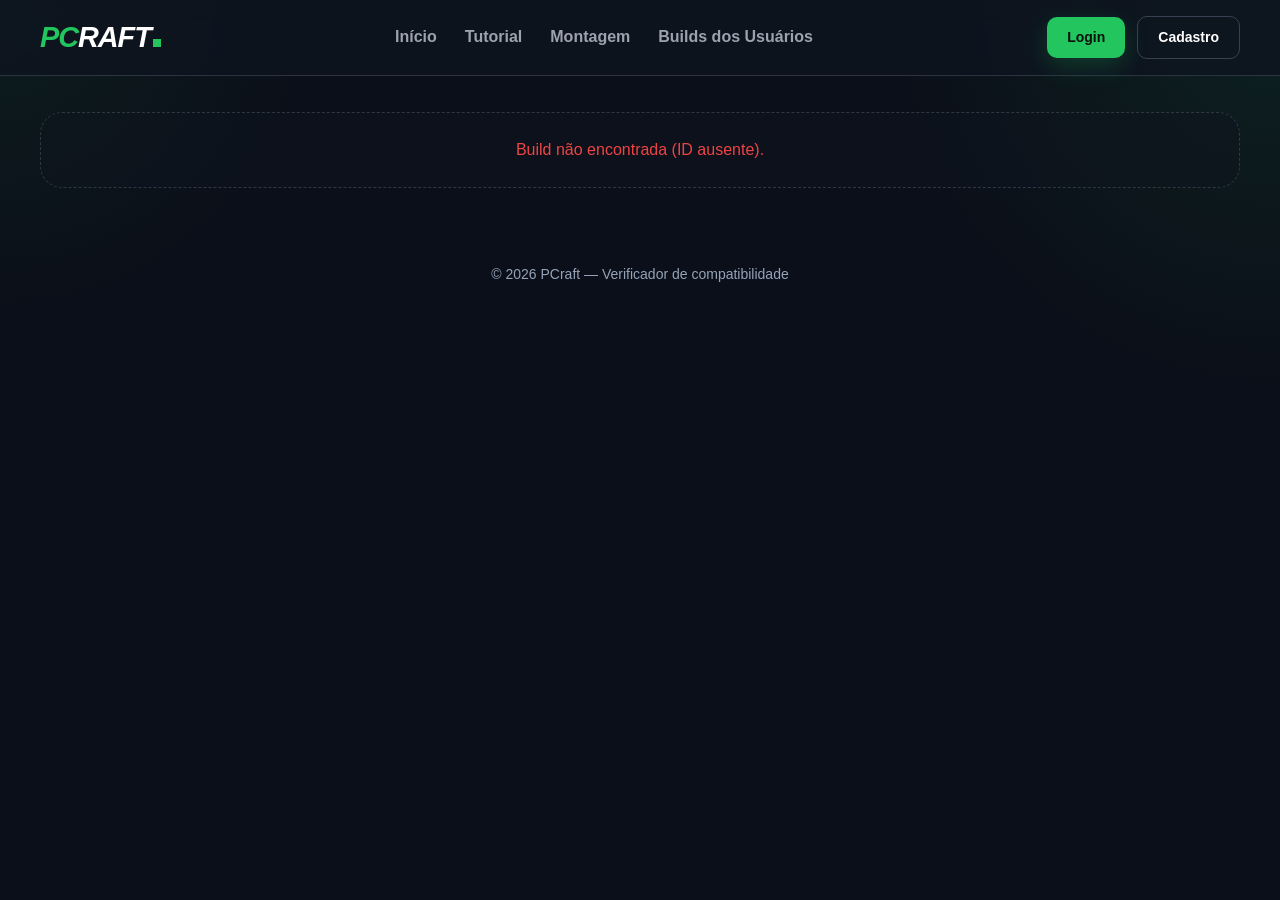
<file: PCraft.Core/PCraft.Core/wwwroot/BuildDetalhe/index.html>
﻿<!DOCTYPE html>
<html lang="pt-BR">

<head>
    <meta charset="UTF-8">
    <meta name="viewport" content="width=device-width, initial-scale=1.0">
    <title>PCraft - Detalhes da Build</title>
    <link rel="stylesheet" href="../Builds/builds.css">
    <link rel="stylesheet" href="buildDetalhe.css">
    <link rel="icon" href="../assets/logo.png" type="image/png">
</head>

<body data-pcraft-page="build-detalhe">
    <nav class="navbar">
        <div class="container nav-content">
            <a href="../Home page/index.html" class="logo"><span class="logo-c">PC</span>RAFT<span class="logo-dot"></span></a>

            <ul class="nav-links">
                <li><a href="../Home page/index.html">Início</a></li>
                <li><a href="../Tutorial/index.html">Tutorial</a></li>
                <li><a href="../Montagem/index.html">Montagem</a></li>
                <li><a href="../Builds/BuildsUsuarios.html">Builds dos Usuários</a></li>
                <li data-pcraft-user-only hidden><a href="../Builds/MinhasBuilds.html">Minhas Builds</a></li>
                <li data-pcraft-admin-only hidden><a href="../Adm/Adm.html">Painel Admin</a></li>
            </ul>

            <div class="nav-actions"></div>
        </div>
    </nav>

    <main class="main-content">
        <div class="container" id="build-detail-wrapper">
            <div id="loading-detail" class="loading-state">Carregando detalhes da build...</div>

            <div id="build-detail-content" style="display: none;">
                <div class="build-detail-header">
                    <div class="build-detail-header-info">
                        <h1 id="detail-title">PC montado (Build)</h1>
                        <p class="build-meta" id="detail-meta"></p>
                        <div id="detail-tags" style="margin-top: 8px;"></div>
                    </div>
                    <div class="build-actions-top">
                        <button class="btn-action btn-action--ghost" id="btn-share">Compartilhar</button>
                    </div>
                </div>

                <div id="detail-description-container" class="build-description-container" style="display: none;">
                    <h3>Sobre a Build</h3>
                    <p id="detail-description-text"></p>
                </div>

                <div class="table-container">
                    <table class="build-components-table">
                        <thead>
                            <tr>
                                <th>Peça</th>
                                <th>Selecionado</th>
                                <th>Ação</th>
                            </tr>
                        </thead>
                        <tbody id="detail-components">
                            <!-- Injected via JS -->
                        </tbody>
                    </table>
                </div>

                <div class="build-detail-footer-info">
                    <h2>A melhor ferramenta para montar computadores</h2>
                    <p class="subtitle">Monte seu PC — gamer ou profissional — com tudo compatível e sem complicação</p>

                    <div class="info-section">
                        <h3>Várias peças disponíveis</h3>
                        <p>Novos componentes são adicionados constantemente — você tem liberdade total para montar o PC
                            do seu jeito.</p>
                    </div>

                    <div class="info-section">
                        <h3>Tudo compatível</h3>
                        <p>Nossa ferramenta verifica automaticamente a compatibilidade entre as peças. Evite erros e
                            dores de cabeça — montar seu PC nunca foi tão fácil e seguro.</p>
                    </div>

                    <div class="info-section">
                        <h3>Montar PC ficou fácil pra qualquer um</h3>
                        <p>Nosso site é acessado todos os dias por pessoas decididas a montar ou dar um upgrade no seu
                            computador — seja para jogos, trabalho, estudos ou atualizações pontuais.</p>
                    </div>
                </div>
            </div>
        </div>
    </main>

    <div id="toast-message" class="toast-message" aria-live="polite"></div>

        <footer class="footer">
        <div class="container">
            <p>&copy; 2026 PCraft — Verificador de compatibilidade</p>
        </div>
    </footer>
    <script src="../Autenticacao/auth.js"></script>
    <script src="buildDetalhe.js"></script>
</body>

</html>
</file>
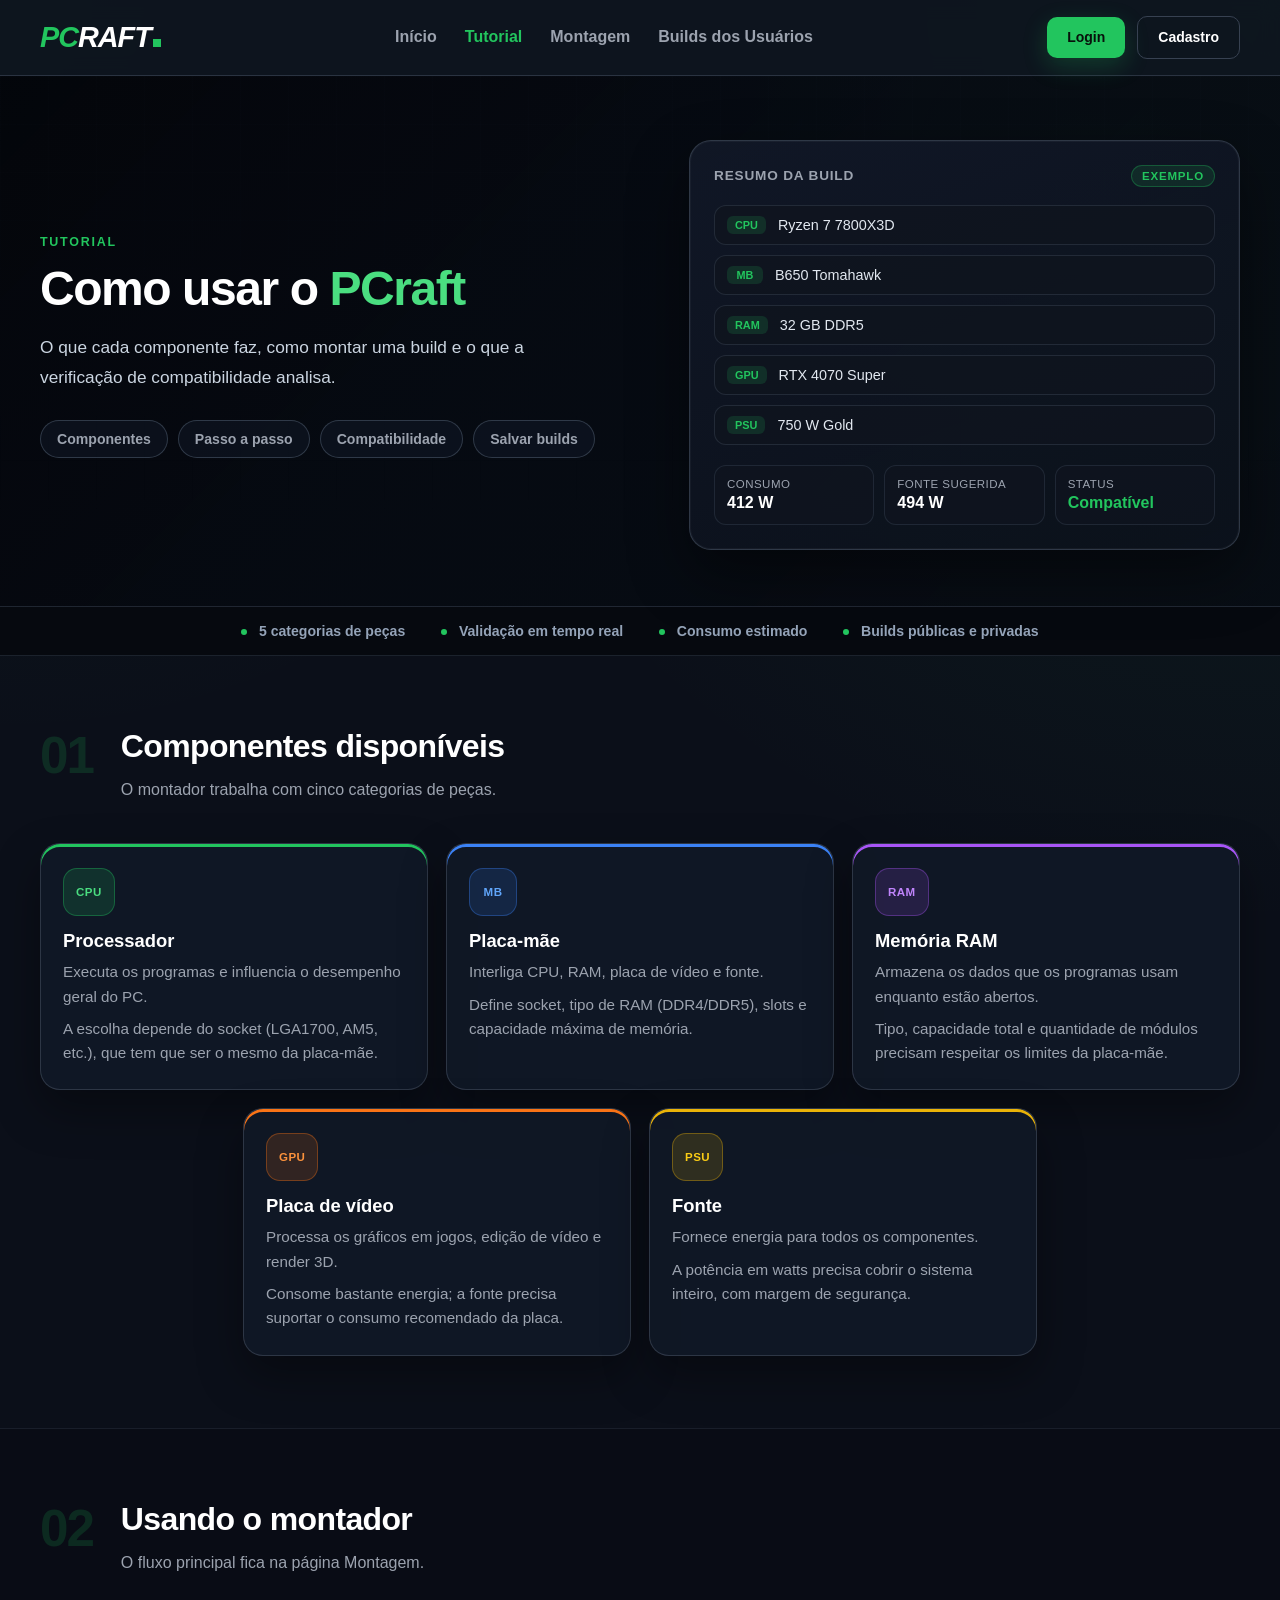
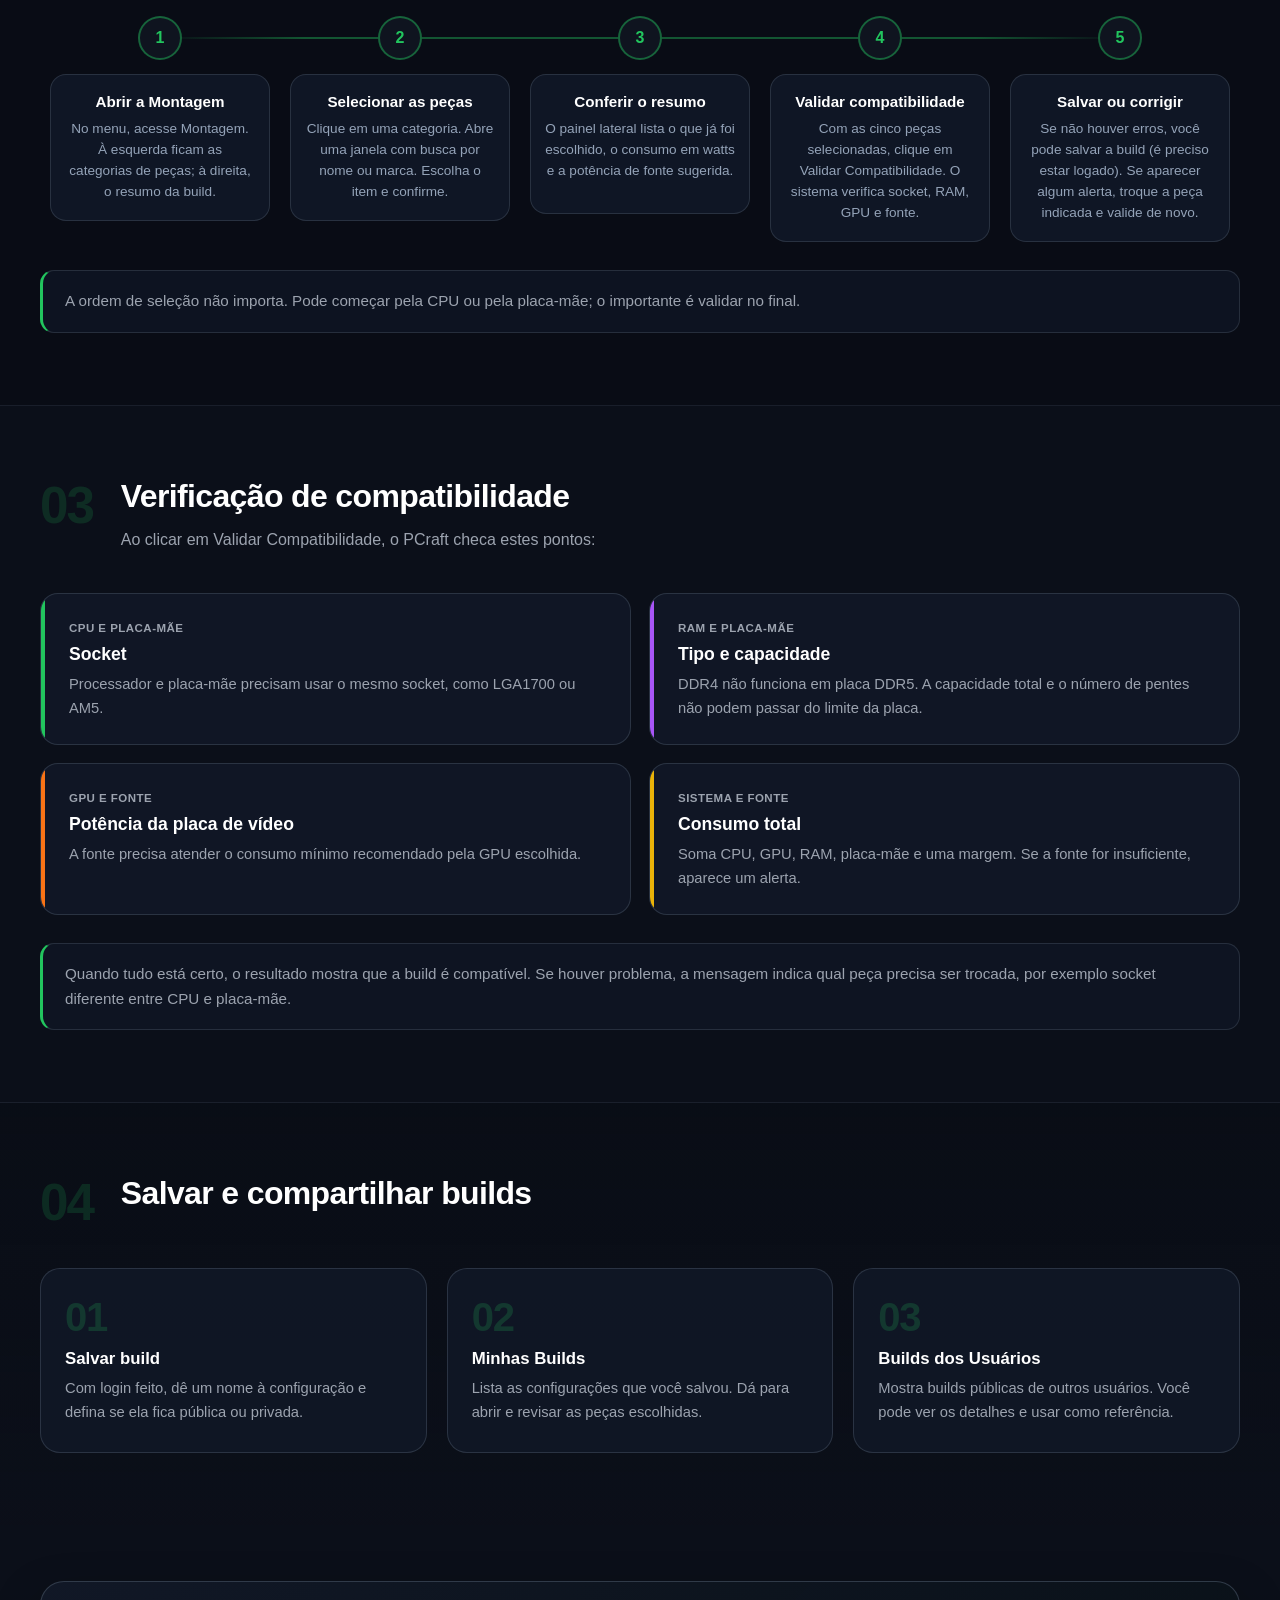
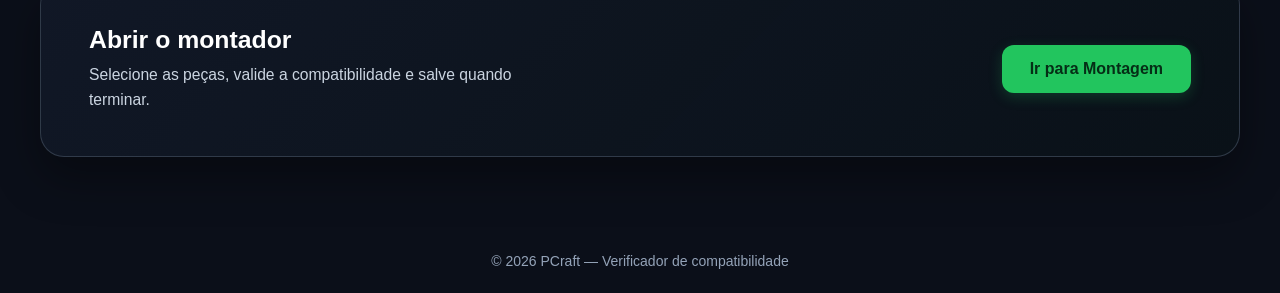
<file: PCraft.Core/PCraft.Core/wwwroot/Tutorial/index.html>
<!DOCTYPE html>
<html lang="pt-BR">

<head>
    <meta charset="UTF-8">
    <meta name="viewport" content="width=device-width, initial-scale=1.0">
    <title>PCraft - Tutorial</title>
    <link rel="stylesheet" href="../Builds/builds.css">
    <link rel="stylesheet" href="tutorial.css">
    <link rel="icon" href="../assets/logo.png" type="image/png">
</head>

<body data-pcraft-page="tutorial">

    <nav class="navbar">
        <div class="container nav-content">
            <a href="../Home page/index.html" class="logo"><span class="logo-c">PC</span>RAFT<span class="logo-dot"></span></a>

            <ul class="nav-links">
                <li><a href="../Home page/index.html">Início</a></li>
                <li><a href="index.html" class="active">Tutorial</a></li>
                <li><a href="../Montagem/index.html">Montagem</a></li>
                <li><a href="../Builds/BuildsUsuarios.html">Builds dos Usuários</a></li>
                <li data-pcraft-user-only hidden><a href="../Builds/MinhasBuilds.html">Minhas Builds</a></li>
                <li data-pcraft-admin-only hidden><a href="../Adm/Adm.html">Painel Admin</a></li>
            </ul>

            <div class="nav-actions"></div>
        </div>
    </nav>

    <main class="tutorial-main">
        <section class="tut-hero">
            <div class="container tut-hero-grid">
                <div class="tut-hero-copy">
                    <span class="tut-label">Tutorial</span>
                    <h1>Como usar o <span class="tut-highlight">PCraft</span></h1>
                    <p class="tut-lead">
                        O que cada componente faz, como montar uma build
                        e o que a verificação de compatibilidade analisa.
                    </p>
                    <nav class="tut-jump" aria-label="Ir para seção">
                        <a href="#componentes">Componentes</a>
                        <a href="#passos">Passo a passo</a>
                        <a href="#compatibilidade">Compatibilidade</a>
                        <a href="#builds">Salvar builds</a>
                    </nav>
                </div>

                <aside class="tut-hero-panel" aria-hidden="true">
                    <div class="tut-panel-head">
                        <span>Resumo da build</span>
                        <span class="tut-panel-badge">Exemplo</span>
                    </div>
                    <ul class="tut-panel-list">
                        <li><span class="tut-panel-tag">CPU</span> Ryzen 7 7800X3D</li>
                        <li><span class="tut-panel-tag">MB</span> B650 Tomahawk</li>
                        <li><span class="tut-panel-tag">RAM</span> 32 GB DDR5</li>
                        <li><span class="tut-panel-tag">GPU</span> RTX 4070 Super</li>
                        <li><span class="tut-panel-tag">PSU</span> 750 W Gold</li>
                    </ul>
                    <div class="tut-panel-stats">
                        <div>
                            <small>Consumo</small>
                            <strong>412 W</strong>
                        </div>
                        <div>
                            <small>Fonte sugerida</small>
                            <strong>494 W</strong>
                        </div>
                        <div class="tut-panel-ok">
                            <small>Status</small>
                            <strong>Compatível</strong>
                        </div>
                    </div>
                </aside>
            </div>
        </section>

        <div class="tut-strip">
            <div class="container tut-strip-inner">
                <span>5 categorias de peças</span>
                <span>Validação em tempo real</span>
                <span>Consumo estimado</span>
                <span>Builds públicas e privadas</span>
            </div>
        </div>

        <section class="tut-section" id="componentes">
            <div class="container">
                <header class="tut-section-head">
                    <span class="tut-section-num">01</span>
                    <div class="tut-section-head-body">
                        <h2>Componentes disponíveis</h2>
                        <p class="tut-desc">
                            O montador trabalha com cinco categorias de peças.
                        </p>
                    </div>
                </header>

                <div class="tut-components-grid">
                    <article class="tut-comp-card tut-comp-card--cpu">
                        <span class="tut-comp-icon">CPU</span>
                        <h3>Processador</h3>
                        <p>Executa os programas e influencia o desempenho geral do PC.</p>
                        <p class="tut-comp-extra">A escolha depende do socket (LGA1700, AM5, etc.), que tem que ser o mesmo da placa-mãe.</p>
                    </article>

                    <article class="tut-comp-card tut-comp-card--mb">
                        <span class="tut-comp-icon">MB</span>
                        <h3>Placa-mãe</h3>
                        <p>Interliga CPU, RAM, placa de vídeo e fonte.</p>
                        <p class="tut-comp-extra">Define socket, tipo de RAM (DDR4/DDR5), slots e capacidade máxima de memória.</p>
                    </article>

                    <article class="tut-comp-card tut-comp-card--ram">
                        <span class="tut-comp-icon">RAM</span>
                        <h3>Memória RAM</h3>
                        <p>Armazena os dados que os programas usam enquanto estão abertos.</p>
                        <p class="tut-comp-extra">Tipo, capacidade total e quantidade de módulos precisam respeitar os limites da placa-mãe.</p>
                    </article>

                    <article class="tut-comp-card tut-comp-card--gpu">
                        <span class="tut-comp-icon">GPU</span>
                        <h3>Placa de vídeo</h3>
                        <p>Processa os gráficos em jogos, edição de vídeo e render 3D.</p>
                        <p class="tut-comp-extra">Consome bastante energia; a fonte precisa suportar o consumo recomendado da placa.</p>
                    </article>

                    <article class="tut-comp-card tut-comp-card--psu">
                        <span class="tut-comp-icon">PSU</span>
                        <h3>Fonte</h3>
                        <p>Fornece energia para todos os componentes.</p>
                        <p class="tut-comp-extra">A potência em watts precisa cobrir o sistema inteiro, com margem de segurança.</p>
                    </article>
                </div>
            </div>
        </section>

        <section class="tut-section tut-section--steps" id="passos">
            <div class="container">
                <header class="tut-section-head">
                    <span class="tut-section-num">02</span>
                    <div class="tut-section-head-body">
                        <h2>Usando o montador</h2>
                        <p class="tut-desc">O fluxo principal fica na página Montagem.</p>
                    </div>
                </header>

                <ol class="tut-steps">
                    <li class="tut-step">
                        <span class="tut-step-num">1</span>
                        <div>
                            <h3>Abrir a Montagem</h3>
                            <p>No menu, acesse Montagem. À esquerda ficam as categorias de peças; à direita, o resumo da build.</p>
                        </div>
                    </li>
                    <li class="tut-step">
                        <span class="tut-step-num">2</span>
                        <div>
                            <h3>Selecionar as peças</h3>
                            <p>Clique em uma categoria. Abre uma janela com busca por nome ou marca. Escolha o item e confirme.</p>
                        </div>
                    </li>
                    <li class="tut-step">
                        <span class="tut-step-num">3</span>
                        <div>
                            <h3>Conferir o resumo</h3>
                            <p>O painel lateral lista o que já foi escolhido, o consumo em watts e a potência de fonte sugerida.</p>
                        </div>
                    </li>
                    <li class="tut-step">
                        <span class="tut-step-num">4</span>
                        <div>
                            <h3>Validar compatibilidade</h3>
                            <p>Com as cinco peças selecionadas, clique em Validar Compatibilidade. O sistema verifica socket, RAM, GPU e fonte.</p>
                        </div>
                    </li>
                    <li class="tut-step">
                        <span class="tut-step-num">5</span>
                        <div>
                            <h3>Salvar ou corrigir</h3>
                            <p>Se não houver erros, você pode salvar a build (é preciso estar logado). Se aparecer algum alerta, troque a peça indicada e valide de novo.</p>
                        </div>
                    </li>
                </ol>

                <p class="tut-note">
                    A ordem de seleção não importa. Pode começar pela CPU ou pela placa-mãe; o importante é validar no final.
                </p>
            </div>
        </section>

        <section class="tut-section tut-section--checks" id="compatibilidade">
            <div class="container">
                <header class="tut-section-head">
                    <span class="tut-section-num">03</span>
                    <div class="tut-section-head-body">
                        <h2>Verificação de compatibilidade</h2>
                        <p class="tut-desc">Ao clicar em Validar Compatibilidade, o PCraft checa estes pontos:</p>
                    </div>
                </header>

                <div class="tut-check-grid">
                    <div class="tut-check-card tut-check-card--socket">
                        <span class="tut-check-tag">CPU e placa-mãe</span>
                        <h3>Socket</h3>
                        <p>Processador e placa-mãe precisam usar o mesmo socket, como LGA1700 ou AM5.</p>
                    </div>
                    <div class="tut-check-card tut-check-card--ram">
                        <span class="tut-check-tag">RAM e placa-mãe</span>
                        <h3>Tipo e capacidade</h3>
                        <p>DDR4 não funciona em placa DDR5. A capacidade total e o número de pentes não podem passar do limite da placa.</p>
                    </div>
                    <div class="tut-check-card tut-check-card--gpu">
                        <span class="tut-check-tag">GPU e fonte</span>
                        <h3>Potência da placa de vídeo</h3>
                        <p>A fonte precisa atender o consumo mínimo recomendado pela GPU escolhida.</p>
                    </div>
                    <div class="tut-check-card tut-check-card--psu">
                        <span class="tut-check-tag">Sistema e fonte</span>
                        <h3>Consumo total</h3>
                        <p>Soma CPU, GPU, RAM, placa-mãe e uma margem. Se a fonte for insuficiente, aparece um alerta.</p>
                    </div>
                </div>

                <p class="tut-note">
                    Quando tudo está certo, o resultado mostra que a build é compatível. Se houver problema,
                    a mensagem indica qual peça precisa ser trocada, por exemplo socket diferente entre CPU e placa-mãe.
                </p>
            </div>
        </section>

        <section class="tut-section tut-section--builds" id="builds">
            <div class="container">
                <header class="tut-section-head">
                    <span class="tut-section-num">04</span>
                    <div class="tut-section-head-body">
                        <h2>Salvar e compartilhar builds</h2>
                    </div>
                </header>

                <div class="tut-feature-grid">
                    <div class="tut-feature">
                        <span class="tut-feature-num">01</span>
                        <h3>Salvar build</h3>
                        <p>Com login feito, dê um nome à configuração e defina se ela fica pública ou privada.</p>
                    </div>
                    <div class="tut-feature">
                        <span class="tut-feature-num">02</span>
                        <h3>Minhas Builds</h3>
                        <p>Lista as configurações que você salvou. Dá para abrir e revisar as peças escolhidas.</p>
                    </div>
                    <div class="tut-feature">
                        <span class="tut-feature-num">03</span>
                        <h3>Builds dos Usuários</h3>
                        <p>Mostra builds públicas de outros usuários. Você pode ver os detalhes e usar como referência.</p>
                    </div>
                </div>
            </div>
        </section>

        <section class="tut-cta">
            <div class="container">
                <div class="tut-cta-inner">
                    <div>
                        <h2>Abrir o montador</h2>
                        <p>Selecione as peças, valide a compatibilidade e salve quando terminar.</p>
                    </div>
                    <a href="../Montagem/index.html" class="tut-btn tut-btn--primary">Ir para Montagem</a>
                </div>
            </div>
        </section>
    </main>

    <footer class="footer">
        <div class="container">
            <p>&copy; 2026 PCraft — Verificador de compatibilidade</p>
        </div>
    </footer>

    <script src="../Autenticacao/auth.js"></script>
</body>

</html>
</file>
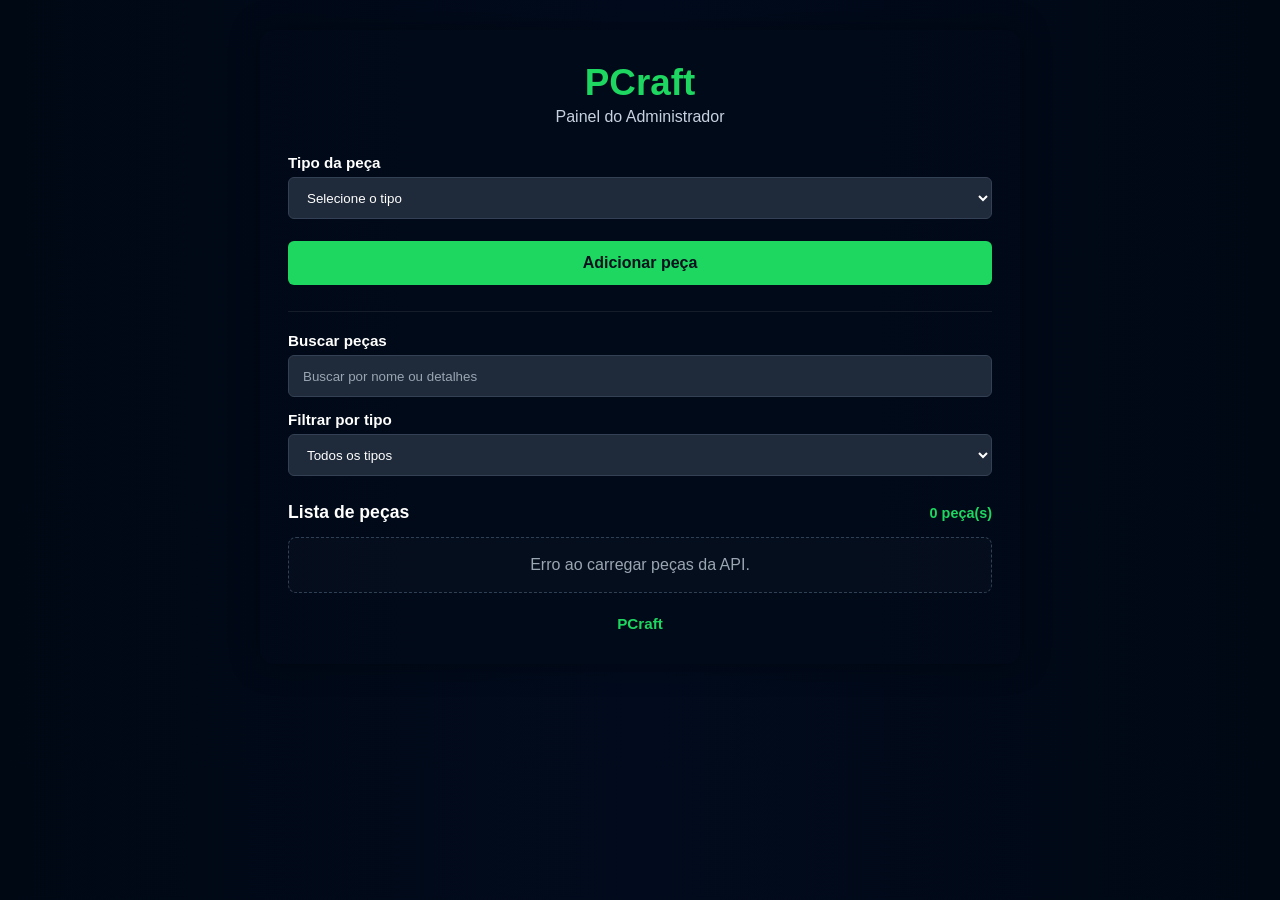
<file: PCraft.Core/PCraft.Core/wwwadm/Adm.html>
<!DOCTYPE html>
<html lang="pt-BR">
<head>
  <meta charset="UTF-8" />
  <meta name="viewport" content="width=device-width, initial-scale=1.0" />
  <title>PCraft - Painel do Administrador</title>
  <link rel="stylesheet" href="Adm.css" />
</head>
<body>
  <div class="page-wrapper">
    <div class="card">
      <h1 class="logo">PCraft</h1>
      <p class="subtitle">Painel do Administrador</p>

      <form id="pecaForm" class="form">
        <div class="form-group">
          <label for="tipo">Tipo da peça</label>
          <select id="tipo" required>
            <option value="">Selecione o tipo</option>
            <option value="GPU">Placa de Vídeo</option>
            <option value="RAM">Memória RAM</option>
            <option value="CPU">Processador</option>
            <option value="Motherboard">Placa-mãe</option>
            <option value="PSU">Fonte</option>
          </select>
        </div>

        <div id="camposDinamicos"></div>

        <button type="submit" class="btn-primary">Adicionar peça</button>
      </form>

      <div class="toolbar">
        <div class="form-group">
          <label for="busca">Buscar peças</label>
          <input type="text" id="busca" placeholder="Buscar por nome ou detalhes" />
        </div>

        <div class="form-group">
          <label for="filtroTipo">Filtrar por tipo</label>
          <select id="filtroTipo">
            <option value="">Todos os tipos</option>
            <option value="Placa de Vídeo">Placa de Vídeo</option>
            <option value="Memória RAM">Memória RAM</option>
            <option value="Processador">Processador</option>
            <option value="Placa-mãe">Placa-mãe</option>
            <option value="Fonte">Fonte</option>
          </select>
        </div>
      </div>

      <div class="list-header">
        <h2>Lista de peças</h2>
        <span id="totalPecas">0 peça(s)</span>
      </div>

      <div id="listaPecas" class="pecas-list"></div>

      <p class="footer-text">
        PCraft
      </p>
    </div>
  </div>

  <script src="Adm.js"></script>
</body>
</html>
</file>
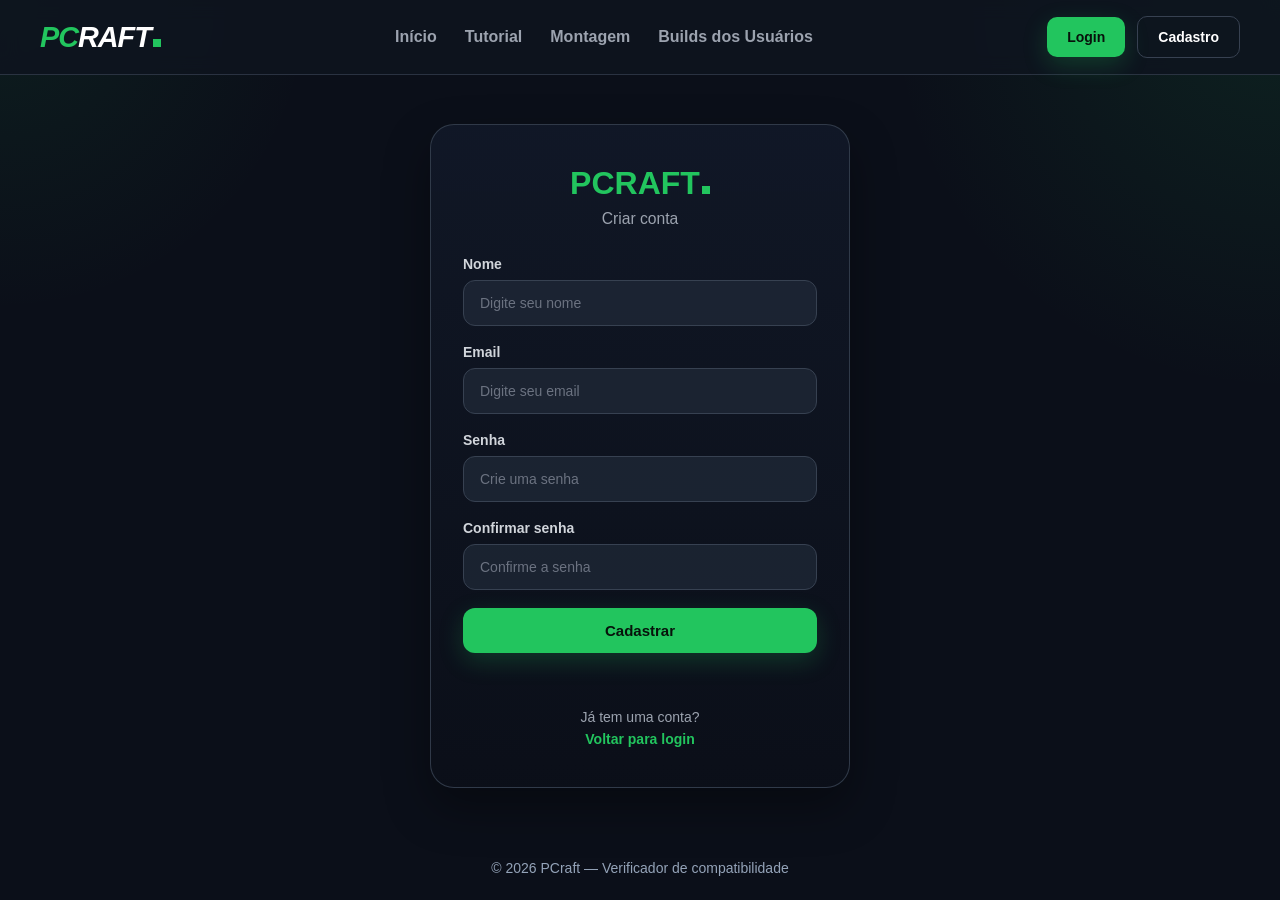
<file: PCraft.Core/PCraft.Core/wwwroot/Autenticacao/Cadastro.html>
﻿<!DOCTYPE html>
<html lang="pt-BR">

<head>
    <meta charset="UTF-8">
    <meta name="viewport" content="width=device-width, initial-scale=1.0">
    <title>PCraft - Cadastro</title>
    <link rel="stylesheet" href="Login.css">
    <link rel="icon" href="../assets/logo.png" type="image/png">
</head>

<body data-pcraft-page="auth">

    <nav class="navbar">
        <div class="container nav-content">
            <a href="../Home page/index.html" class="logo"><span class="logo-c">PC</span>RAFT<span
                    class="logo-dot"></span></a>

            <ul class="nav-links">
                <li><a href="../Home page/index.html">Início</a></li>
                <li><a href="../Tutorial/index.html">Tutorial</a></li>
                <li><a href="../Montagem/index.html">Montagem</a></li>
                <li><a href="../Builds/BuildsUsuarios.html">Builds dos Usuários</a></li>
                <li data-pcraft-user-only hidden><a href="../Builds/MinhasBuilds.html">Minhas Builds</a></li>
                <li data-pcraft-admin-only hidden><a href="../Adm/Adm.html">Painel Admin</a></li>
            </ul>

            <div class="nav-actions"></div>
        </div>
    </nav>

    <div class="login-container">
        <div class="login-box">

            <h1><span class="logo-c">PC</span>RAFT<span class="logo-dot"></span></h1>
            <p class="subtitle">Criar conta</p>

            <form id="formCadastro">
                <label>Nome</label>
                <input type="text" id="cadastroNome" placeholder="Digite seu nome" required>

                <label>Email</label>
                <input type="email" id="cadastroEmail" placeholder="Digite seu email" required>

                <label>Senha</label>
                <input type="password" id="cadastroSenha" placeholder="Crie uma senha" required>

                <label>Confirmar senha</label>
                <input type="password" id="cadastroConfirmarSenha" placeholder="Confirme a senha" required>

                <button type="submit">Cadastrar</button>
            </form>
            <p id="authMessage" class="auth-message"></p>

            <div class="register">
                <p>Já tem uma conta?</p>
                <a href="Login.html">Voltar para login</a>
            </div>

        </div>
    </div>

    <footer class="footer">
        <div class="container">
            <p>&copy; 2026 PCraft — Verificador de compatibilidade</p>
        </div>
    </footer>

    <script src="auth.js"></script>
</body>

</html>
</file>
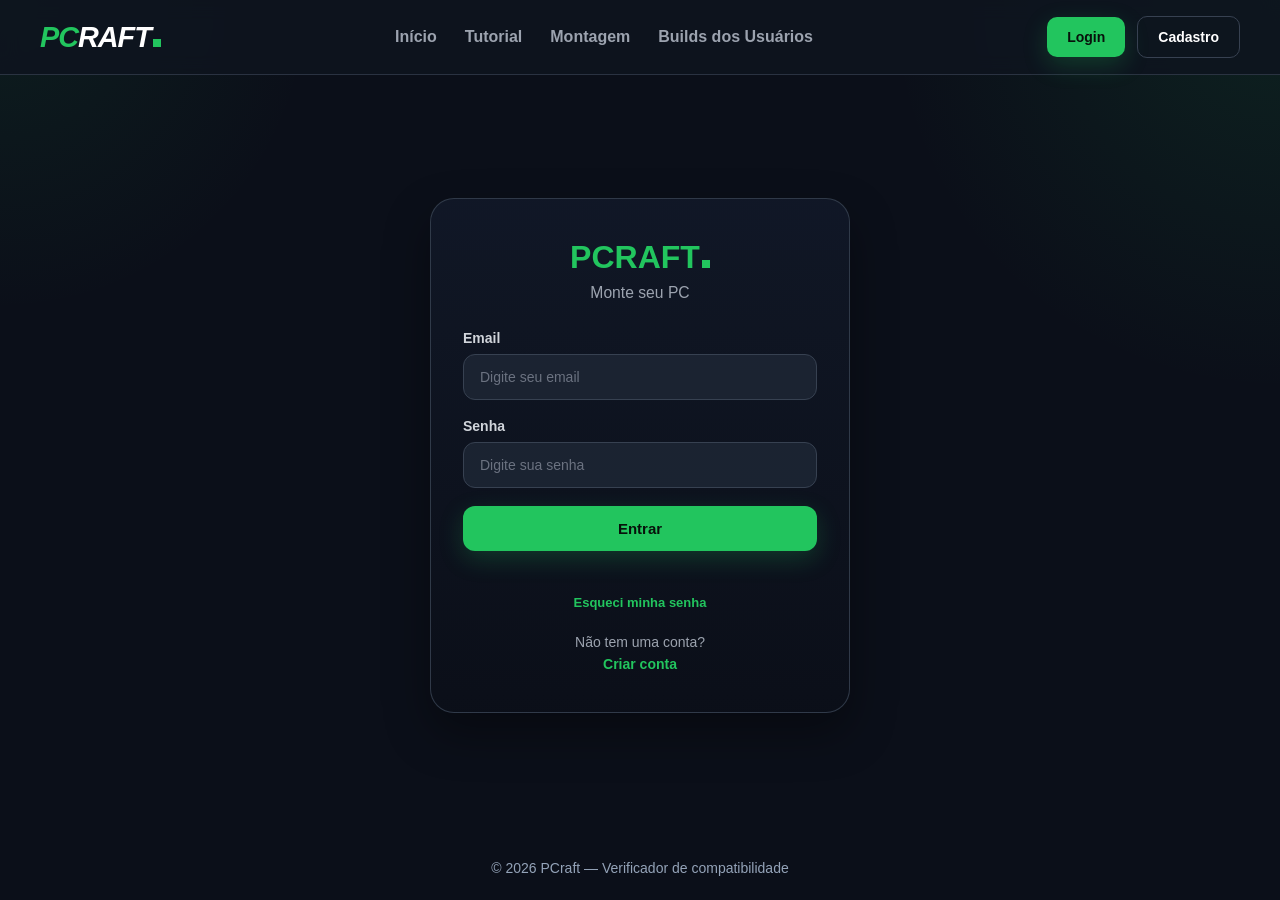
<file: PCraft.Core/PCraft.Core/wwwroot/Autenticacao/Login.html>
﻿<!DOCTYPE html>
<html lang="pt-BR">

<head>
    <meta charset="UTF-8">
    <meta name="viewport" content="width=device-width, initial-scale=1.0">
    <title>PCraft - Login</title>
    <link rel="stylesheet" href="Login.css">
    <link rel="icon" href="../assets/logo.png" type="image/png">
</head>

<body data-pcraft-page="auth">

    <nav class="navbar">
        <div class="container nav-content">
            <a href="../Home page/index.html" class="logo"><span class="logo-c">PC</span>RAFT<span
                    class="logo-dot"></span></a>

            <ul class="nav-links">
                <li><a href="../Home page/index.html">Início</a></li>
                <li><a href="../Tutorial/index.html">Tutorial</a></li>
                <li><a href="../Montagem/index.html">Montagem</a></li>
                <li><a href="../Builds/BuildsUsuarios.html">Builds dos Usuários</a></li>
                <li data-pcraft-user-only hidden><a href="../Builds/MinhasBuilds.html">Minhas Builds</a></li>
                <li data-pcraft-admin-only hidden><a href="../Adm/Adm.html">Painel Admin</a></li>
            </ul>

            <div class="nav-actions"></div>
        </div>
    </nav>

    <div class="login-container">

        <div class="login-box">

            <h1><span class="logo-c">PC</span>RAFT<span class="logo-dot"></span></h1>
            <p class="subtitle">Monte seu PC</p>

            <form id="formLogin">
                <label>Email</label>
                <input type="email" id="loginEmail" placeholder="Digite seu email" required>

                <label>Senha</label>
                <input type="password" id="loginSenha" placeholder="Digite sua senha" required>

                <button type="submit">Entrar</button>
            </form>

            <p id="authMessage" class="auth-message"></p>

            <div class="extra-links">
                <a href="../Recuperacao/RecuperarSenha.html">Esqueci minha senha</a>
            </div>

            <div class="register">
                <p>Não tem uma conta?</p>
                <a href="Cadastro.html">Criar conta</a>
            </div>

        </div>

    </div>

    <footer class="footer">
        <div class="container">
            <p>&copy; 2026 PCraft — Verificador de compatibilidade</p>
        </div>
    </footer>

    <script src="auth.js"></script>
</body>

</html>
</file>
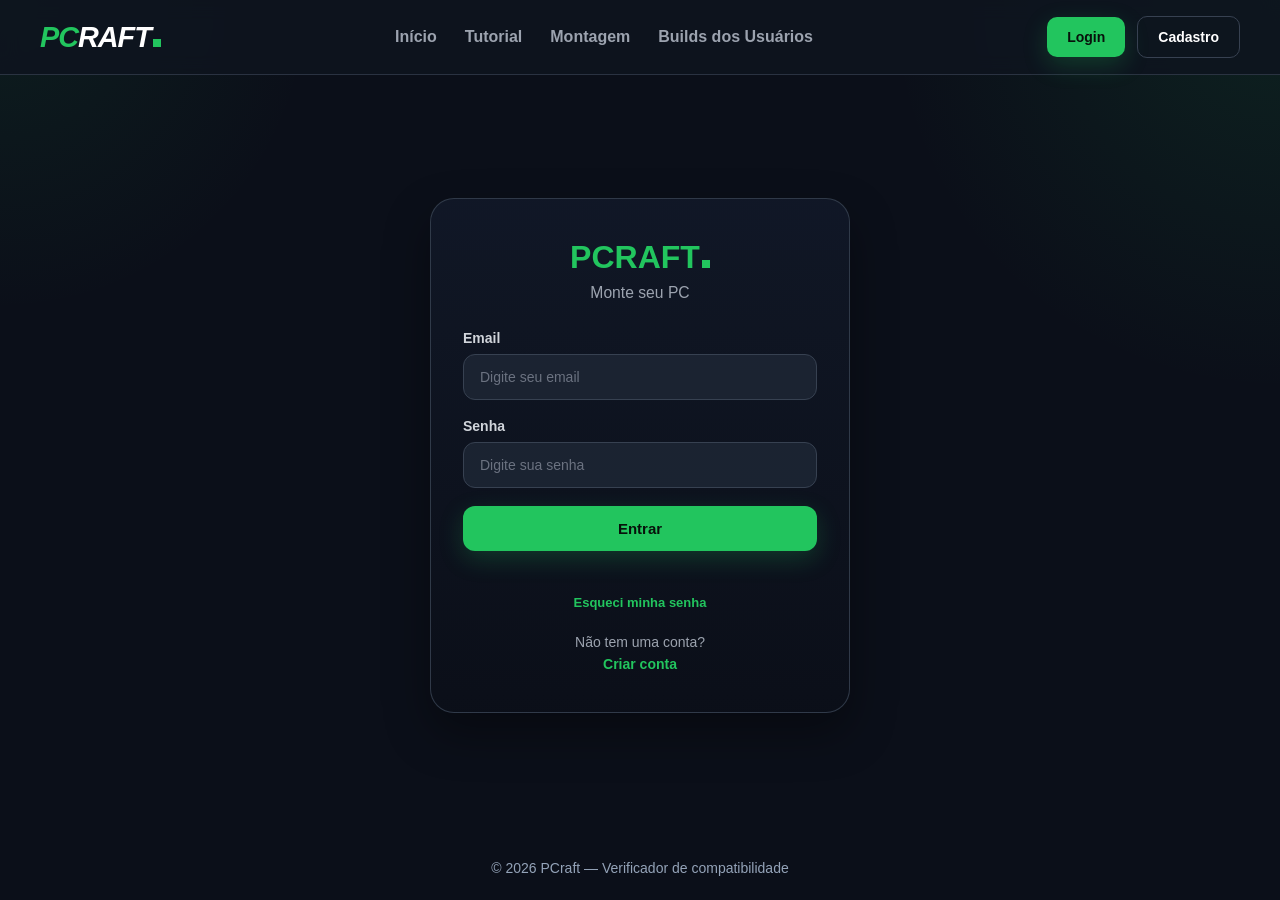
<file: PCraft.Core/PCraft.Core/wwwroot/Builds/MinhasBuilds.html>
﻿<!DOCTYPE html>
<html lang="pt-BR">

<head>
    <meta charset="UTF-8">
    <meta name="viewport" content="width=device-width, initial-scale=1.0">
    <title>PCraft - Minhas Builds</title>
    <link rel="stylesheet" href="builds.css">
    <link rel="icon" href="../assets/logo.png" type="image/png">
</head>

<body data-pcraft-page="builds" data-builds-view="mine">
    <nav class="navbar">
        <div class="container nav-content">
            <a href="../Home page/index.html" class="logo"><span class="logo-c">PC</span>RAFT<span class="logo-dot"></span></a>

            <ul class="nav-links">
                <li><a href="../Home page/index.html">Início</a></li>
                <li><a href="../Tutorial/index.html">Tutorial</a></li>
                <li><a href="../Montagem/index.html">Montagem</a></li>
                <li><a href="../Builds/BuildsUsuarios.html">Builds dos Usuários</a></li>
                <li data-pcraft-user-only hidden><a href="../Builds/MinhasBuilds.html" class="active">Minhas Builds</a>
                </li>
                <li data-pcraft-admin-only hidden><a href="../Adm/Adm.html">Painel Admin</a></li>
            </ul>

            <div class="nav-actions"></div>
        </div>
    </nav>

    <main class="main-content">
        <div class="container">
            <header class="page-header">
                <h1>Minhas Builds</h1>
                <p>Gerencie suas configurações salvas.</p>
            </header>

            <section id="builds-list" class="builds-grid">
                <div class="loading-state">Carregando builds...</div>
            </section>
        </div>
    </main>



    <div id="edit-modal" class="modal-overlay" aria-hidden="true">
        <div class="modal-backdrop"></div>
        <div class="modal-dialog" role="dialog" aria-modal="true" aria-labelledby="edit-build-title">
            <div class="modal-header">
                <h2 id="edit-build-title">Editar Build</h2>
                <button id="edit-modal-close" class="modal-close" type="button" aria-label="Fechar">✕</button>
            </div>
            <div class="modal-content">
                <label class="field-label" for="edit-build-name">Nome</label>
                <input id="edit-build-name" class="field-input" type="text" maxlength="80" />

                <label class="field-label" for="edit-build-desc">Descrição</label>
                <input id="edit-build-desc" class="field-input" type="text" maxlength="255" />


                <label class="field-checkbox">
                    <input id="edit-build-shared" type="checkbox" />
                    <span>Compartilhar publicamente</span>
                </label>

                <div class="modal-actions">
                    <button id="edit-cancel" type="button" class="btn-secondary">Cancelar</button>
                    <button id="edit-save" type="button" class="btn-primary">Salvar</button>
                </div>
            </div>
        </div>
    </div>

    <div id="toast-message" class="toast-message" aria-live="polite"></div>

        <footer class="footer">
        <div class="container">
            <p>&copy; 2026 PCraft — Verificador de compatibilidade</p>
        </div>
    </footer>
    <script src="../Autenticacao/auth.js"></script>
    <script src="builds.js"></script>
</body>

</html>
</file>
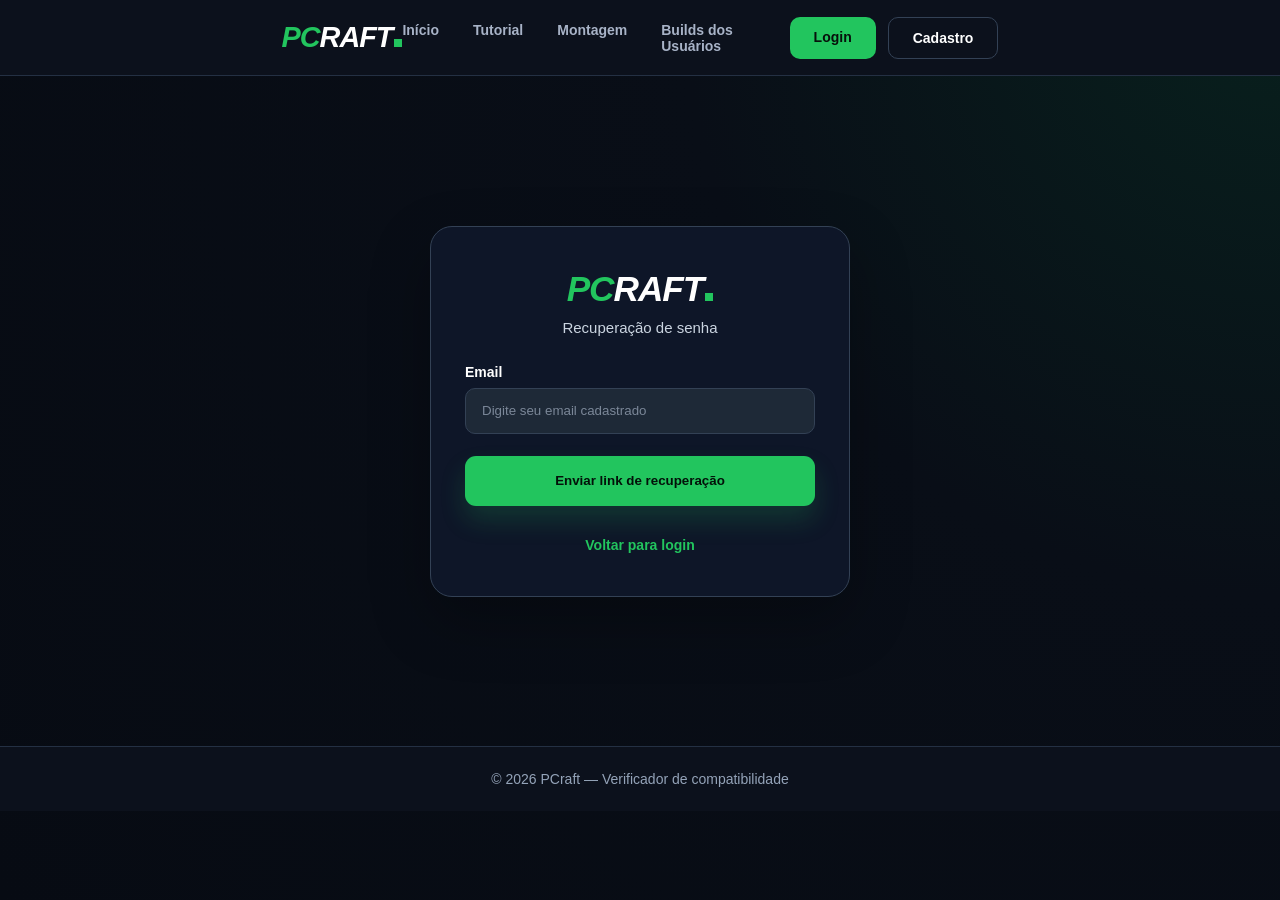
<file: PCraft.Core/PCraft.Core/wwwroot/Recuperacao/RecuperarSenha.html>
<!DOCTYPE html>
<html lang="pt-BR">

<head>
    <meta charset="UTF-8">
    <meta name="viewport" content="width=device-width, initial-scale=1.0">
    <title>PCraft - Recuperar Senha</title>
    <link rel="stylesheet" href="RecuperarSenha.css">
    <link rel="icon" href="../assets/logo.png" type="image/png">
</head>

<body data-pcraft-page="recuperacao">
    <header class="topbar">
        <div class="brand"><span class="logo-c">PC</span>RAFT<span class="logo-dot"></span></div>

        <nav class="nav-links">
            <a href="../Home page/index.html">Início</a>
            <a href="../Tutorial/index.html">Tutorial</a>
            <a href="../Montagem/index.html">Montagem</a>
            <a href="../Builds/index.html">Builds dos Usuários</a>
        </nav>

        <div class="nav-actions">
            <a href="../Autenticacao/Login.html" class="btn-login">Login</a>
            <a href="../Autenticacao/Cadastro.html" class="btn-cadastro">Cadastro</a>
        </div>
    </header>

    <main class="auth-page">
        <section class="auth-card">
            <h1><span class="logo-c">PC</span>RAFT<span class="logo-dot"></span></h1>
            <p class="subtitle">Recuperação de senha</p>

            <form id="formForgotPassword" class="auth-form">
                <div class="form-group">
                    <label for="emailRecuperacao">Email</label>
                    <input type="email" id="emailRecuperacao" placeholder="Digite seu email cadastrado" required>
                </div>

                <button type="submit" class="btn-primary">
                    Enviar link de recuperação
                </button>
            </form>

            <form id="formResetPassword" class="auth-form hidden">
                <div class="form-group">
                    <label for="novaSenha">Nova senha</label>
                    <input type="password" id="novaSenha" placeholder="Digite sua nova senha" required>
                </div>

                <div class="form-group">
                    <label for="confirmarNovaSenha">Confirmar nova senha</label>
                    <input type="password" id="confirmarNovaSenha" placeholder="Confirme sua nova senha" required>
                </div>

                <button type="submit" class="btn-primary">
                    Redefinir senha
                </button>
            </form>

            <div id="authMessage" class="auth-message"></div>

            <div class="auth-footer">
                <a href="../Autenticacao/Login.html">Voltar para login</a>
            </div>
        </section>
    </main>

    <footer class="footer">
        <div class="container">
            <p>&copy; 2026 PCraft — Verificador de compatibilidade</p>
        </div>
    </footer>

    <script src="../Autenticacao/auth.js"></script>
    <script src="RecuperarSenha.js"></script>
</body>

</html>
</file>
<file: PCraft.Core/PCraft.Core/wwwroot/Builds/builds.css>
﻿* {
    margin: 0;
    padding: 0;
    box-sizing: border-box;
    font-family: Arial, Helvetica, sans-serif;
}

:root {
    --bg-primary: #0B0F19;
    --bg-secondary: #0F141F;
    --bg-card: #111827;
    --text-primary: #ffffff;
    --text-secondary: #9CA3AF;
    --accent: #22C55E;
    --accent-hover: #16A34A;
    --error: #EF4444;
    --border: #374151;
    --shadow: 0 20px 45px rgba(0, 0, 0, 0.35);
}

body {
    background:
        radial-gradient(circle at top right, rgba(34, 197, 94, 0.10), transparent 25%),
        radial-gradient(circle at top left, rgba(34, 197, 94, 0.08), transparent 20%),
        var(--bg-primary);
    color: var(--text-primary);
    min-height: 100vh;
}

.container {
    max-width: 1240px;
    margin: 0 auto;
    padding: 0 20px;
}

.navbar {
    position: sticky;
    top: 0;
    z-index: 1000;
    background: rgba(15, 20, 31, 0.85);
    backdrop-filter: blur(10px);
    border-bottom: 1px solid rgba(55, 65, 81, 0.7);
    padding: 16px 0;
}

.nav-content {
    display: flex;
    justify-content: space-between;
    align-items: center;
    gap: 20px;
}

.logo {
    text-decoration: none;
    font-size: 1.6rem;
    font-weight: 800;
    color: var(--accent);
}

.nav-links {
    list-style: none;
    display: flex;
    gap: 28px;
    flex: 1;
    justify-content: center;
}

.nav-links a {
    color: var(--text-secondary);
    text-decoration: none;
    font-weight: 600;
    transition: color 0.25s ease;
}

.nav-links a.active {
    color: var(--accent);
}

.nav-links a:hover:not(.active) {
    color: var(--text-primary);
}

/* Igual Home / Montagem — área Login + Cadastro */
.navbar .nav-actions {
    display: flex;
    align-items: center;
    justify-content: flex-end;
    gap: 12px;
    flex-wrap: wrap;
    min-height: 42px;
}

.navbar .btn-login {
    padding: 12px 20px;
    background: var(--accent);
    color: #07120b;
    text-decoration: none;
    border-radius: 10px;
    font-weight: 700;
    font-size: 14px;
    transition: background 0.25s ease, transform 0.25s ease, box-shadow 0.25s ease;
    box-shadow: 0 8px 25px rgba(34, 197, 94, 0.22);
    border: none;
    display: inline-flex;
    align-items: center;
    justify-content: center;
    line-height: 1.2;
}

.navbar .btn-login:hover {
    background: var(--accent-hover);
    transform: translateY(-2px);
}

.navbar .btn-cadastro {
    padding: 12px 20px;
    background: transparent;
    color: var(--text-primary);
    text-decoration: none;
    border: 1px solid var(--border);
    border-radius: 10px;
    font-weight: 700;
    font-size: 14px;
    transition: border-color 0.25s ease, color 0.25s ease;
    display: inline-flex;
    align-items: center;
    justify-content: center;
    line-height: 1.2;
}

.navbar .btn-cadastro:hover {
    border-color: var(--accent);
    color: var(--accent);
}

.nav-auth {
    display: inline-flex;
    align-items: center;
    justify-content: flex-end;
    gap: 10px;
    flex-wrap: nowrap;
    max-width: min(380px, 100%);
}

.auth-user-name {
    flex: 0 1 auto;
    min-width: 0;
    display: inline-flex;
    align-items: center;
    justify-content: center;
    box-sizing: border-box;
    height: 42px;
    padding: 0 16px;
    font-size: 14px;
    font-weight: 700;
    line-height: 1.2;
    color: var(--text-primary);
    background: rgba(31, 41, 55, 0.75);
    border: 1px solid rgba(55, 65, 81, 0.9);
    border-radius: 10px;
    overflow: hidden;
    text-overflow: ellipsis;
    white-space: nowrap;
    max-width: min(240px, 56vw);
}

.navbar button.btn-logout {
    flex-shrink: 0;
    box-sizing: border-box;
    height: 42px;
    min-height: 42px;
    padding: 0 18px;
    margin: 0;
    display: inline-flex;
    align-items: center;
    justify-content: center;
    background: transparent;
    color: var(--text-secondary);
    border: 1px solid var(--border);
    border-radius: 10px;
    font-weight: 700;
    font-size: 14px;
    font-family: inherit;
    line-height: 1.2;
    cursor: pointer;
    transition: border-color 0.25s ease, color 0.25s ease;
    -webkit-appearance: none;
    appearance: none;
}

.navbar button.btn-logout:hover {
    border-color: #ef4444;
    color: #f87171;
}

.main-content {
    padding: 36px 0 54px;
}



.page-header {
    text-align: center;
    margin-bottom: 32px;
}

.page-header h1 {
    font-size: 2.25rem;
    color: var(--accent);
    margin-bottom: 10px;
    letter-spacing: -0.02em;
}

.page-header p {
    color: var(--text-secondary);
    font-size: 1.05rem;
    line-height: 1.6;
}

.builds-grid {
    display: grid;
    grid-template-columns: repeat(auto-fill, minmax(320px, 1fr));
    gap: 22px;
}

.pagination-container {
    display: flex;
    justify-content: center;
    margin-top: 48px;
}

.pagination-buttons {
    display: flex;
    align-items: center;
    gap: 8px;
    background: var(--bg-card);
    padding: 8px 16px;
    border-radius: 12px;
    border: 1px solid rgba(55, 65, 81, 0.75);
    box-shadow: var(--shadow);
}

.btn-page {
    background: transparent;
    color: var(--text-primary);
    border: 1px solid transparent;
    border-radius: 8px;
    min-width: 36px;
    height: 36px;
    display: flex;
    align-items: center;
    justify-content: center;
    font-weight: 600;
    font-size: 0.9rem;
    cursor: pointer;
    transition: all 0.2s ease;
}

.btn-page:not(.disabled):hover {
    background: rgba(255, 255, 255, 0.1);
    border-color: rgba(255, 255, 255, 0.2);
}

.btn-page.active {
    background: var(--accent);
    color: #000;
    border-color: var(--accent);
}

.btn-page.disabled {
    opacity: 0.5;
    cursor: not-allowed;
}

.pagination-dots {
    color: var(--text-secondary);
    padding: 0 4px;
}

.build-card {
    position: relative;
    border: 1px solid rgba(55, 65, 81, 0.75);
    border-radius: 22px;
    padding: 0;
    background: var(--bg-card);
    box-shadow: var(--shadow);
    transition: transform 0.25s ease, border-color 0.25s ease, box-shadow 0.25s ease;
    overflow: hidden;
    display: flex;
    flex-direction: column;
}

.build-card::before {
    content: '';
    position: absolute;
    top: 0;
    left: 0;
    right: 0;
    height: 3px;
    background: linear-gradient(90deg, transparent, rgba(34, 197, 94, 0.45), transparent);
    opacity: 0;
    transition: opacity 0.25s ease;
    z-index: 10;
}

.build-card:hover {
    transform: translateY(-6px);
    border-color: rgba(34, 197, 94, 0.35);
    box-shadow: 0 24px 50px rgba(0, 0, 0, 0.4), 0 0 0 1px rgba(34, 197, 94, 0.08);
}

.build-card:hover::before {
    opacity: 1;
}

.build-card-image {
    width: 100%;
    height: 180px;
    background: #1f2937;
    overflow: hidden;
    position: relative;
    border-bottom: 1px solid rgba(55, 65, 81, 0.5);
}

.build-card-image img {
    width: 100%;
    height: 100%;
    object-fit: cover;
    transition: transform 0.4s ease;
}

.build-card:hover .build-card-image img {
    transform: scale(1.05);
}

.build-card-content {
    padding: 20px 22px;
    display: flex;
    flex-direction: column;
    flex: 1;
}

.build-card-title {
    font-size: 1.25rem;
    font-weight: 800;
    color: var(--text-primary);
    margin-bottom: 12px;
    line-height: 1.3;
    word-break: break-word;
}

.build-specs-box {
    background: rgba(31, 41, 55, 0.4);
    border-left: 3px solid var(--accent);
    padding: 12px 14px;
    border-radius: 0 8px 8px 0;
    margin-bottom: 16px;
}

.build-desc {
    font-size: 0.85rem;
    font-style: italic;
    color: var(--text-secondary);
    margin-bottom: 10px;
    line-height: 1.4;
}

.build-specs {
    list-style: none;
    margin: 0;
    padding: 0;
    display: flex;
    flex-direction: column;
    gap: 6px;
}

.build-specs li {
    font-size: 0.85rem;
    color: var(--text-primary);
    line-height: 1.4;
}

.build-badges {
    display: flex;
    gap: 8px;
    margin-bottom: 16px;
}

.build-badge {
    display: inline-flex;
    align-items: center;
    border-radius: 6px;
    padding: 4px 10px;
    font-size: 0.75rem;
    font-weight: 700;
    background: rgba(55, 65, 81, 0.5);
    color: var(--text-secondary);
}

.build-badge.publica {
    background: rgba(34, 197, 94, 0.15);
    color: var(--accent);
}

.build-badge.incompatible {
    background: rgba(239, 68, 68, 0.15);
    color: #ef4444; /* Red color */
    border: 1px solid rgba(239, 68, 68, 0.3);
}

.build-footer {
    display: flex;
    justify-content: space-between;
    align-items: center;
    margin-bottom: 16px;
    margin-top: auto;
}

.build-author-info {
    font-size: 0.85rem;
    color: var(--text-secondary);
}

.build-author-info strong {
    color: var(--text-primary);
}

.build-meta-sep {
    opacity: 0.5;
    margin: 0 4px;
}

.build-meta-date {
    color: var(--accent);
    font-weight: 600;
}

.card-actions {
    display: flex;
    gap: 10px;
    flex-wrap: wrap;
    padding-top: 16px;
    border-top: 1px solid rgba(55, 65, 81, 0.5);
}

.btn-action {
    border-radius: 10px;
    padding: 10px 16px;
    font-size: 13px;
    font-weight: 700;
    font-family: inherit;
    cursor: pointer;
    transition: background 0.2s ease, border-color 0.2s ease, color 0.2s ease, transform 0.2s ease;
    border: 1px solid transparent;
}

.btn-action--primary {
    background: var(--accent);
    color: #07120b;
    border-color: var(--accent);
    box-shadow: 0 6px 20px rgba(34, 197, 94, 0.2);
}

.btn-action--primary:hover {
    background: var(--accent-hover);
    border-color: var(--accent-hover);
    transform: translateY(-1px);
}

.btn-action--ghost {
    background: transparent;
    color: var(--text-primary);
    border-color: var(--border);
}

.btn-action--ghost:hover {
    border-color: var(--accent);
    color: var(--accent);
}

.btn-action--danger {
    background: transparent;
    color: var(--text-secondary);
    border-color: rgba(55, 65, 81, 0.9);
}

.btn-action--danger:hover {
    border-color: rgba(239, 68, 68, 0.65);
    color: #f87171;
}

.loading-state,
.empty-state,
.error-state {
    grid-column: 1 / -1;
    text-align: center;
    border: 1px dashed rgba(55, 65, 81, 0.8);
    border-radius: 22px;
    padding: 28px 20px;
    background: rgba(15, 20, 31, 0.5);
}

.loading-state,
.empty-state {
    color: var(--text-secondary);
}

.error-state {
    color: var(--error);
}

.modal-overlay {
    position: fixed;
    inset: 0;
    display: none;
    align-items: center;
    justify-content: center;
    z-index: 2000;
}

.modal-overlay.is-open {
    display: flex;
}

.modal-backdrop {
    position: absolute;
    inset: 0;
    background: rgba(0, 0, 0, 0.55);
}

.modal-dialog {
    position: relative;
    z-index: 1;
    width: 100%;
    max-width: 520px;
    background: rgba(15, 20, 31, 0.98);
    border: 1px solid rgba(55, 65, 81, 0.9);
    border-radius: 22px;
    padding: 22px;
    box-shadow: var(--shadow);
}

.modal-header {
    display: flex;
    justify-content: space-between;
    align-items: center;
    margin-bottom: 14px;
}

.modal-header h2 {
    color: var(--accent);
    font-size: 1.25rem;
}

.modal-close {
    width: 36px;
    height: 36px;
    border-radius: 999px;
    border: 1px solid rgba(148, 163, 184, 0.45);
    background: rgba(31, 41, 55, 0.5);
    color: var(--text-secondary);
    cursor: pointer;
    transition: border-color 0.2s, color 0.2s;
}

.modal-close:hover {
    border-color: var(--accent);
    color: var(--text-primary);
}

.modal-content {
    color: var(--text-primary);
    line-height: 1.65;
}

/* Modal de detalhes da build (Ver / Abrir) */
#build-modal .modal-dialog {
    max-width: 560px;
    background:
        linear-gradient(180deg, rgba(34, 197, 94, 0.1) 0%, transparent 56px),
        rgba(15, 20, 31, 0.98);
    border-color: rgba(34, 197, 94, 0.18);
}

#build-modal .modal-header {
    margin-bottom: 0;
    padding-bottom: 16px;
    border-bottom: 1px solid rgba(55, 65, 81, 0.55);
}

#build-modal .modal-content {
    padding-top: 20px;
}

.build-detail {
    padding: 2px 0;
}

.build-detail-head {
    display: flex;
    align-items: flex-start;
    gap: 18px;
    margin-bottom: 16px;
}

.build-detail-icon {
    width: 58px;
    height: 58px;
    font-size: 1.28rem;
}

.build-detail-head-text {
    min-width: 0;
    flex: 1;
}

.build-detail-title {
    font-size: 1.35rem;
    font-weight: 700;
    color: var(--text-primary);
    margin: 0 0 8px;
    line-height: 1.25;
    word-break: break-word;
}

.build-detail-meta {
    margin: 0;
    font-size: 0.9rem;
    color: var(--text-secondary);
    display: flex;
    flex-wrap: wrap;
    align-items: center;
    gap: 6px;
}

.build-detail-badge {
    margin-bottom: 20px;
}

.build-detail-section-title {
    font-size: 0.72rem;
    font-weight: 800;
    letter-spacing: 0.08em;
    text-transform: uppercase;
    color: var(--accent);
    margin: 0 0 12px;
    opacity: 0.95;
}

.build-detail-specs {
    margin: 0;
    padding: 18px 18px 16px;
    border: 1px solid rgba(55, 65, 81, 0.6);
    border-radius: 16px;
    background: rgba(17, 24, 39, 0.65);
    box-shadow: inset 0 1px 0 rgba(255, 255, 255, 0.04);
    gap: 14px;
    border-top: none;
}

.build-detail-specs li {
    grid-template-columns: minmax(108px, 120px) 1fr;
}

.field-label {
    display: block;
    font-size: 0.85rem;
    margin-bottom: 6px;
    color: var(--text-secondary);
}

.field-input {
    width: 100%;
    padding: 12px 14px;
    border-radius: 10px;
    border: 1px solid rgba(75, 85, 99, 0.8);
    background: rgba(17, 24, 39, 0.9);
    color: var(--text-primary);
    margin-bottom: 12px;
}

.field-checkbox {
    display: flex;
    align-items: center;
    gap: 8px;
    font-size: 0.86rem;
    margin-bottom: 12px;
}

.modal-actions {
    display: flex;
    justify-content: flex-end;
    gap: 10px;
    margin-top: 8px;
}

.btn-secondary,
.btn-primary {
    border-radius: 10px;
    padding: 10px 18px;
    font-weight: 700;
    font-size: 14px;
    cursor: pointer;
    font-family: inherit;
    transition: 0.2s ease;
}

.btn-secondary {
    background: transparent;
    color: var(--text-secondary);
    border: 1px solid var(--border);
}

.btn-secondary:hover {
    border-color: var(--accent);
    color: var(--accent);
}

.btn-primary {
    background: var(--accent);
    color: #07120b;
    border: 1px solid var(--accent);
    box-shadow: 0 6px 20px rgba(34, 197, 94, 0.18);
}

.btn-primary:hover {
    background: var(--accent-hover);
    border-color: var(--accent-hover);
}

.toast-message {
    position: fixed;
    bottom: 20px;
    right: 20px;
    background: rgba(15, 20, 31, 0.98);
    color: var(--text-primary);
    border: 1px solid rgba(55, 65, 81, 0.8);
    border-radius: 12px;
    padding: 12px 16px;
    font-size: 0.88rem;
    opacity: 0;
    transform: translateY(6px);
    pointer-events: none;
    transition: opacity 0.2s ease, transform 0.2s ease;
    z-index: 3000;
    box-shadow: var(--shadow);
}

.toast-message.show {
    opacity: 1;
    transform: translateY(0);
}

.toast-message.success {
    border-color: rgba(34, 197, 94, 0.55);
}

.toast-message.error {
    border-color: rgba(239, 68, 68, 0.55);
}

@media (max-width: 768px) {
    .builds-grid {
        grid-template-columns: 1fr;
    }

    .nav-links {
        gap: 14px;
        font-size: 0.9rem;
    }

    .navbar .btn-login,
    .navbar .btn-cadastro {
        padding: 10px 14px;
        font-size: 13px;
    }
}

.navbar .logo {
  font-style: italic;
  font-weight: 900;
  font-size: 1.8rem;
  letter-spacing: -1px;
  color: #ffffff;
  display: flex;
  align-items: baseline;
  text-decoration: none;
}

.logo-dot {
  display: inline-block;
  width: 8px;
  height: 8px;
  background-color: #22c55e;
  margin-left: 2px;
}
.logo-c {
  color: #22c55e;
}
.footer {
    text-align: center;
    padding: 24px;
    color: #94a3b8;
    font-size: 14px;
    margin-top: auto;
}
.footer p {
    margin: 0;
}
</file>
<file: PCraft.Core/PCraft.Core/wwwroot/BuildDetalhe/buildDetalhe.css>
﻿/* buildDetalhe.css */

.build-detail-header {
    display: flex;
    justify-content: space-between;
    align-items: center;
    margin-bottom: 24px;
    flex-wrap: wrap;
    gap: 16px;
    border-bottom: 1px solid rgba(55, 65, 81, 0.5);
    padding-bottom: 16px;
}

#detail-title {
    font-size: 2rem;
    font-weight: 800;
    color: var(--text-primary);
    margin: 0;
}

.build-actions-top {
    display: flex;
    gap: 12px;
}

.build-detail-header-info {
    display: flex;
    flex-direction: column;
    gap: 8px;
}

.build-meta {
    color: var(--text-secondary);
    font-size: 0.9rem;
    margin: 0;
}

.build-meta-highlight {
    color: var(--accent);
    font-weight: 600;
}

.build-description-container {
    background: rgba(15, 20, 31, 0.4);
    border: 1px solid rgba(55, 65, 81, 0.5);
    border-radius: 12px;
    padding: 24px;
    margin-bottom: 32px;
}

.build-description-container h3 {
    font-size: 1.1rem;
    color: var(--text-primary);
    margin-bottom: 8px;
    font-weight: 700;
}

.build-description-container p {
    color: var(--text-secondary);
    line-height: 1.6;
    margin: 0;
    white-space: pre-wrap;
}

.table-container {
    background: var(--bg-card);
    border: 1px solid rgba(55, 65, 81, 0.75);
    border-radius: 16px;
    overflow: hidden;
    box-shadow: var(--shadow);
}

.build-components-table {
    width: 100%;
    border-collapse: collapse;
    text-align: left;
}

.build-components-table th {
    background: rgba(15, 20, 31, 0.8);
    color: var(--text-secondary);
    font-size: 0.85rem;
    text-transform: uppercase;
    letter-spacing: 0.05em;
    padding: 16px 24px;
    border-bottom: 2px solid rgba(55, 65, 81, 0.5);
}

.build-components-table td {
    padding: 20px 24px;
    border-bottom: 1px solid rgba(55, 65, 81, 0.4);
    color: var(--text-primary);
    vertical-align: middle;
}

.build-components-table tr:last-child td {
    border-bottom: none;
}

.build-components-table tr:hover {
    background: rgba(255, 255, 255, 0.02);
}

.comp-type-wrapper {
    display: flex;
    align-items: center;
}

.component-icon-box {
    width: 36px;
    height: 36px;
    background: rgba(34, 197, 94, 0.1);
    border-radius: 8px;
    display: flex;
    align-items: center;
    justify-content: center;
    margin-right: 16px;
    flex-shrink: 0;
}

.component-icon-box svg {
    width: 20px;
    height: 20px;
    fill: var(--accent);
}

.comp-type {
    font-weight: 700;
    color: var(--accent);
    font-size: 0.95rem;
}

.comp-name {
    font-weight: 600;
    font-size: 1.05rem;
}

.comp-empty {
    color: var(--text-secondary);
    font-style: italic;
}

.btn-search-price {
    padding: 8px 16px;
    border-radius: 8px;
    background: rgba(255, 255, 255, 0.05);
    color: var(--text-primary);
    font-weight: 500;
    font-size: 0.9rem;
    border: 1px solid rgba(255, 255, 255, 0.1);
    cursor: pointer;
    transition: all 0.2s ease;
    text-decoration: none;
    display: inline-flex;
    align-items: center;
    gap: 8px;
}

.btn-search-price:hover {
    background: rgba(255, 255, 255, 0.1);
    border-color: rgba(255, 255, 255, 0.2);
}

.build-detail-footer-info {
    margin-top: 48px;
    padding-top: 32px;
    border-top: 1px solid rgba(55, 65, 81, 0.5);
}

.build-detail-footer-info h2 {
    font-size: 1.5rem;
    color: var(--text-primary);
    margin-bottom: 8px;
}

.build-detail-footer-info .subtitle {
    font-size: 1.1rem;
    color: var(--text-secondary);
    margin-bottom: 32px;
}

.info-section {
    margin-bottom: 24px;
}

.info-section h3 {
    font-size: 1.15rem;
    color: var(--text-primary);
    margin-bottom: 8px;
}

.info-section p {
    color: var(--text-secondary);
    line-height: 1.6;
    margin: 0;
}

@media (max-width: 768px) {
    .build-components-table th,
    .build-components-table td {
        padding: 12px 16px;
    }
    
    .build-detail-header {
        flex-direction: column;
        align-items: flex-start;
    }
}

.navbar .logo {
  font-style: italic;
  font-weight: 900;
  font-size: 1.8rem;
  letter-spacing: -1px;
  color: #ffffff;
  display: flex;
  align-items: baseline;
  text-decoration: none;
}

.logo-dot {
  display: inline-block;
  width: 8px;
  height: 8px;
  background-color: #22c55e;
  margin-left: 2px;
}
.logo-c {
  color: #22c55e;
}
.footer {
    text-align: center;
    padding: 24px;
    color: #94a3b8;
    font-size: 14px;
    margin-top: auto;
}
.footer p {
    margin: 0;
}
</file>
<file: PCraft.Core/PCraft.Core/wwwroot/Tutorial/tutorial.css>
/* Tutorial — estende builds.css */

.tutorial-main {
    padding-bottom: 0;
    overflow-x: hidden;
}

/* —— Hero —— */
.tut-hero {
    position: relative;
    padding: 64px 0 56px;
    border-bottom: 1px solid rgba(55, 65, 81, 0.55);
    background-color: #070a10;
    background-image:
        linear-gradient(135deg, rgba(3, 5, 10, 0.94) 0%, rgba(6, 10, 18, 0.82) 45%, rgba(8, 14, 22, 0.75) 100%),
        radial-gradient(circle at 85% 20%, rgba(34, 197, 94, 0.08), transparent 40%);
}

.tut-hero::before {
    content: "";
    position: absolute;
    inset: 0;
    background-image:
        linear-gradient(rgba(55, 65, 81, 0.07) 1px, transparent 1px),
        linear-gradient(90deg, rgba(55, 65, 81, 0.07) 1px, transparent 1px);
    background-size: 48px 48px;
    mask-image: linear-gradient(180deg, rgba(0, 0, 0, 0.5) 0%, transparent 85%);
    pointer-events: none;
}

.tut-hero-grid {
    position: relative;
    display: grid;
    grid-template-columns: 1.05fr 0.95fr;
    gap: 40px;
    align-items: center;
}

.tut-label {
    display: inline-block;
    font-size: 0.78rem;
    font-weight: 700;
    letter-spacing: 0.14em;
    text-transform: uppercase;
    color: var(--accent);
    margin-bottom: 14px;
}

.tut-hero h1 {
    font-size: clamp(2rem, 4.2vw, 3rem);
    font-weight: 800;
    line-height: 1.1;
    letter-spacing: -0.03em;
    margin-bottom: 18px;
}

.tut-highlight {
    color: #4ade80;
}

.tut-lead {
    font-size: 1.08rem;
    line-height: 1.7;
    color: #cbd5e1;
    max-width: 520px;
    margin-bottom: 28px;
}

.tut-jump {
    display: flex;
    flex-wrap: wrap;
    gap: 10px;
}

.tut-jump a {
    padding: 10px 16px;
    border-radius: 999px;
    border: 1px solid rgba(55, 65, 81, 0.85);
    background: rgba(17, 24, 39, 0.55);
    color: var(--text-secondary);
    text-decoration: none;
    font-size: 0.88rem;
    font-weight: 600;
    transition: border-color 0.2s, color 0.2s, background 0.2s, transform 0.2s;
}

.tut-jump a:hover {
    border-color: rgba(34, 197, 94, 0.5);
    color: var(--accent);
    background: rgba(34, 197, 94, 0.1);
}

.tut-jump a.is-active {
    border-color: rgba(34, 197, 94, 0.6);
    color: #052e16;
    background: var(--accent);
}

/* Painel decorativo do hero */
.tut-hero-panel {
    background: linear-gradient(160deg, rgba(17, 24, 39, 0.95) 0%, rgba(12, 18, 28, 0.9) 100%);
    border: 1px solid rgba(55, 65, 81, 0.8);
    border-radius: 22px;
    padding: 24px;
    box-shadow:
        0 24px 60px rgba(0, 0, 0, 0.45),
        0 0 0 1px rgba(255, 255, 255, 0.04) inset;
}

.tut-panel-head {
    display: flex;
    justify-content: space-between;
    align-items: center;
    margin-bottom: 18px;
    font-size: 0.85rem;
    font-weight: 700;
    color: var(--text-secondary);
    text-transform: uppercase;
    letter-spacing: 0.06em;
}

.tut-panel-badge {
    padding: 4px 10px;
    border-radius: 999px;
    background: rgba(34, 197, 94, 0.12);
    border: 1px solid rgba(34, 197, 94, 0.3);
    color: var(--accent);
    font-size: 0.72rem;
}

.tut-panel-list {
    list-style: none;
    display: flex;
    flex-direction: column;
    gap: 10px;
    margin-bottom: 20px;
}

.tut-panel-list li {
    display: flex;
    align-items: center;
    gap: 12px;
    padding: 10px 12px;
    border-radius: 12px;
    background: rgba(15, 20, 31, 0.8);
    border: 1px solid rgba(55, 65, 81, 0.5);
    font-size: 0.9rem;
    color: #e2e8f0;
}

.tut-panel-tag {
    flex-shrink: 0;
    min-width: 36px;
    padding: 3px 8px;
    border-radius: 6px;
    background: rgba(34, 197, 94, 0.15);
    color: var(--accent);
    font-size: 0.68rem;
    font-weight: 800;
    text-align: center;
}

.tut-panel-stats {
    display: grid;
    grid-template-columns: repeat(3, 1fr);
    gap: 10px;
}

.tut-panel-stats > div {
    padding: 12px;
    border-radius: 12px;
    background: rgba(15, 20, 31, 0.75);
    border: 1px solid rgba(55, 65, 81, 0.45);
}

.tut-panel-stats small {
    display: block;
    font-size: 0.72rem;
    color: var(--text-secondary);
    margin-bottom: 4px;
    text-transform: uppercase;
    letter-spacing: 0.04em;
}

.tut-panel-stats strong {
    font-size: 1rem;
    color: var(--text-primary);
}

.tut-panel-ok strong {
    color: var(--accent);
}

/* Faixa de destaques */
.tut-strip {
    border-bottom: 1px solid rgba(55, 65, 81, 0.45);
    background: rgba(6, 9, 15, 0.95);
    padding: 16px 0;
}

.tut-strip-inner {
    display: flex;
    flex-wrap: wrap;
    justify-content: center;
    gap: 28px 36px;
}

.tut-strip-inner span {
    font-size: 0.88rem;
    font-weight: 600;
    color: #94a3b8;
    position: relative;
    padding-left: 1.1rem;
}

.tut-strip-inner span::before {
    content: "";
    position: absolute;
    left: 0;
    top: 0.45em;
    width: 6px;
    height: 6px;
    border-radius: 50%;
    background: var(--accent);
}

/* —— Seções —— */
.tut-section {
    padding: 72px 0;
    position: relative;
}

.tut-section--steps {
    background: rgba(8, 11, 18, 0.5);
    border-top: 1px solid rgba(55, 65, 81, 0.35);
    border-bottom: 1px solid rgba(55, 65, 81, 0.35);
}

.tut-section--checks {
    background: transparent;
}

.tut-section--builds {
    background: linear-gradient(180deg, rgba(8, 12, 20, 0.6) 0%, rgba(11, 15, 25, 0.3) 100%);
    border-top: 1px solid rgba(55, 65, 81, 0.35);
}

.tut-section-head {
    display: flex;
    align-items: flex-start;
    gap: 20px 28px;
    margin-bottom: 40px;
    max-width: 720px;
}

.tut-section-num {
    flex-shrink: 0;
    font-size: clamp(2.25rem, 4vw, 3.25rem);
    font-weight: 800;
    line-height: 1;
    letter-spacing: -0.04em;
    color: rgba(34, 197, 94, 0.16);
    user-select: none;
    margin-top: 2px;
}

.tut-section-head-body {
    flex: 1;
    min-width: 0;
}

.tut-section-head h2 {
    font-size: clamp(1.5rem, 3vw, 2rem);
    font-weight: 800;
    letter-spacing: -0.02em;
    margin-bottom: 12px;
}

.tut-section-head-body h2:only-child {
    margin-bottom: 0;
}

.tut-desc {
    color: var(--text-secondary);
    line-height: 1.65;
    font-size: 1rem;
}

/* —— Cards de componentes (bento + cores) —— */
.tut-components-grid {
    display: grid;
    grid-template-columns: repeat(6, 1fr);
    gap: 18px;
}

.tut-comp-card {
    grid-column: span 2;
    background: rgba(17, 24, 39, 0.92);
    border: 1px solid rgba(55, 65, 81, 0.75);
    border-radius: 20px;
    padding: 24px 22px;
    box-shadow: var(--shadow);
}

.tut-comp-card--cpu {
    box-shadow: var(--shadow), inset 0 3px 0 0 #22c55e;
}

.tut-comp-card--cpu .tut-comp-icon { color: #4ade80; background: rgba(34, 197, 94, 0.15); border-color: rgba(34, 197, 94, 0.35); }

.tut-comp-card--mb {
    box-shadow: var(--shadow), inset 0 3px 0 0 #3b82f6;
}

.tut-comp-card--mb .tut-comp-icon { color: #60a5fa; background: rgba(59, 130, 246, 0.15); border-color: rgba(59, 130, 246, 0.35); }

.tut-comp-card--ram {
    box-shadow: var(--shadow), inset 0 3px 0 0 #a855f7;
}

.tut-comp-card--ram .tut-comp-icon { color: #c084fc; background: rgba(168, 85, 247, 0.15); border-color: rgba(168, 85, 247, 0.35); }

.tut-comp-card--gpu {
    grid-column: 2 / span 2;
    box-shadow: var(--shadow), inset 0 3px 0 0 #f97316;
}

.tut-comp-card--gpu .tut-comp-icon { color: #fb923c; background: rgba(249, 115, 22, 0.15); border-color: rgba(249, 115, 22, 0.35); }

.tut-comp-card--psu {
    grid-column: 4 / span 2;
    box-shadow: var(--shadow), inset 0 3px 0 0 #eab308;
}

.tut-comp-card--psu .tut-comp-icon { color: #facc15; background: rgba(234, 179, 8, 0.15); border-color: rgba(234, 179, 8, 0.35); }

.tut-comp-icon {
    display: inline-flex;
    align-items: center;
    justify-content: center;
    min-width: 48px;
    height: 48px;
    padding: 0 12px;
    border-radius: 14px;
    border: 1px solid;
    font-size: 0.72rem;
    font-weight: 800;
    letter-spacing: 0.04em;
    margin-bottom: 14px;
}

.tut-comp-card h3 {
    font-size: 1.15rem;
    font-weight: 800;
    margin-bottom: 8px;
}

.tut-comp-card p {
    color: var(--text-secondary);
    font-size: 0.95rem;
    line-height: 1.6;
    margin-bottom: 8px;
}

.tut-comp-extra {
    font-size: 0.88rem;
    color: #94a3b8;
    margin-bottom: 0;
}

.tut-comp-card p:last-child {
    margin-bottom: 0;
}

/* —— Passos (timeline) —— */
.tut-steps {
    list-style: none;
    display: grid;
    grid-template-columns: repeat(5, 1fr);
    gap: 0;
    margin-bottom: 28px;
    position: relative;
}

.tut-steps::before {
    content: "";
    position: absolute;
    top: 21px;
    left: 10%;
    right: 10%;
    height: 2px;
    background: linear-gradient(90deg, transparent, rgba(34, 197, 94, 0.4) 15%, rgba(34, 197, 94, 0.4) 85%, transparent);
    z-index: 0;
}

.tut-step {
    display: flex;
    flex-direction: column;
    align-items: center;
    text-align: center;
    gap: 14px;
    padding: 0 10px;
    position: relative;
    z-index: 1;
    background: transparent;
    border: none;
    border-radius: 0;
}

.tut-step-num {
    flex-shrink: 0;
    display: inline-flex;
    align-items: center;
    justify-content: center;
    width: 44px;
    height: 44px;
    border-radius: 50%;
    background: #0f141f;
    color: var(--accent);
    border: 2px solid rgba(34, 197, 94, 0.45);
    font-weight: 800;
    font-size: 1rem;
}

.tut-step > div {
    background: rgba(17, 24, 39, 0.9);
    border: 1px solid rgba(55, 65, 81, 0.65);
    border-radius: 16px;
    padding: 18px 14px;
    min-height: 140px;
    transition: border-color 0.2s;
}

.tut-step:hover > div {
    border-color: rgba(34, 197, 94, 0.35);
}

.tut-step h3 {
    font-size: 0.95rem;
    font-weight: 700;
    margin-bottom: 8px;
}

.tut-step p {
    font-size: 0.85rem;
    color: #94a3b8;
    line-height: 1.55;
    margin: 0;
}

.tut-note {
    padding: 18px 22px;
    border-radius: 14px;
    border: 1px solid rgba(55, 65, 81, 0.6);
    border-left: 3px solid var(--accent);
    background: rgba(17, 24, 39, 0.7);
    color: var(--text-secondary);
    font-size: 0.95rem;
    line-height: 1.6;
    margin: 0;
}

/* —— Compatibilidade —— */
.tut-check-grid {
    display: grid;
    grid-template-columns: repeat(2, 1fr);
    gap: 18px;
    margin-bottom: 28px;
}

.tut-check-card {
    position: relative;
    overflow: hidden;
    background: rgba(17, 24, 39, 0.9);
    border: 1px solid rgba(55, 65, 81, 0.7);
    border-radius: 18px;
    padding: 24px 22px 24px 28px;
    transition: border-color 0.2s;
}

.tut-check-card::before {
    content: "";
    position: absolute;
    left: 0;
    top: 0;
    bottom: 0;
    width: 4px;
}

.tut-check-card:hover {
    border-color: rgba(55, 65, 81, 0.9);
}

.tut-check-card--socket::before { background: #22c55e; }
.tut-check-card--ram::before { background: #a855f7; }
.tut-check-card--gpu::before { background: #f97316; }
.tut-check-card--psu::before { background: #eab308; }

.tut-check-tag {
    display: inline-block;
    font-size: 0.72rem;
    font-weight: 700;
    letter-spacing: 0.04em;
    text-transform: uppercase;
    color: var(--text-secondary);
    margin-bottom: 10px;
}

.tut-check-card h3 {
    font-size: 1.1rem;
    font-weight: 700;
    margin-bottom: 8px;
}

.tut-check-card p {
    font-size: 0.92rem;
    color: var(--text-secondary);
    line-height: 1.6;
    margin: 0;
}

/* —— Features —— */
.tut-feature-grid {
    display: grid;
    grid-template-columns: repeat(3, 1fr);
    gap: 20px;
}

.tut-feature {
    position: relative;
    padding: 28px 24px;
    border-radius: 20px;
    border: 1px solid rgba(55, 65, 81, 0.7);
    background: rgba(17, 24, 39, 0.85);
}

.tut-feature:hover {
    border-color: rgba(34, 197, 94, 0.4);
}

.tut-feature-num {
    display: block;
    font-size: 2.5rem;
    font-weight: 800;
    line-height: 1;
    color: rgba(34, 197, 94, 0.2);
    margin-bottom: 12px;
    letter-spacing: -0.03em;
}

.tut-feature h3 {
    font-size: 1.05rem;
    font-weight: 700;
    margin-bottom: 8px;
    color: var(--text-primary);
}

.tut-feature p {
    font-size: 0.92rem;
    color: var(--text-secondary);
    line-height: 1.6;
    margin: 0;
}

/* —— CTA —— */
.tut-cta {
    padding: 56px 0 72px;
}

.tut-cta-inner {
    display: flex;
    align-items: center;
    justify-content: space-between;
    gap: 24px;
    flex-wrap: wrap;
    padding: 44px 48px;
    border-radius: 24px;
    background: linear-gradient(135deg, rgba(17, 24, 39, 0.98) 0%, rgba(10, 18, 24, 0.95) 100%);
    border: 1px solid rgba(55, 65, 81, 0.85);
    box-shadow: var(--shadow);
}

.tut-cta-inner h2 {
    font-size: 1.55rem;
    font-weight: 800;
    margin-bottom: 8px;
}

.tut-cta-inner p {
    color: #cbd5e1;
    font-size: 0.98rem;
    line-height: 1.6;
    margin: 0;
    max-width: 480px;
}

.tut-btn {
    display: inline-flex;
    align-items: center;
    justify-content: center;
    padding: 15px 28px;
    border-radius: 12px;
    font-weight: 700;
    font-size: 1rem;
    text-decoration: none;
    transition: background 0.2s;
}

.tut-btn--primary {
    background: var(--accent);
    color: #052e16;
    box-shadow: 0 4px 14px rgba(34, 197, 94, 0.22);
}

.tut-btn--primary:hover {
    background: var(--accent-hover);
}

/* —— Responsive —— */
@media (max-width: 1024px) {
    .tut-hero-grid {
        grid-template-columns: 1fr;
    }

    .tut-hero-panel {
        max-width: 420px;
    }

    .tut-steps {
        grid-template-columns: 1fr;
        gap: 16px;
    }

    .tut-steps::before {
        display: none;
    }

    .tut-step {
        flex-direction: row;
        text-align: left;
        align-items: flex-start;
        padding: 0;
    }

    .tut-step > div {
        min-height: auto;
        flex: 1;
    }
}

@media (max-width: 900px) {
    .tut-components-grid {
        grid-template-columns: 1fr;
    }

    .tut-comp-card,
    .tut-comp-card--gpu,
    .tut-comp-card--psu {
        grid-column: auto;
    }

    .tut-check-grid,
    .tut-feature-grid {
        grid-template-columns: 1fr;
    }
}

@media (max-width: 640px) {
    .tut-hero {
        padding: 44px 0 40px;
    }

    .tut-section {
        padding: 48px 0;
    }

    .tut-cta-inner {
        padding: 28px 24px;
    }

    .tut-panel-stats {
        grid-template-columns: 1fr;
    }

    .nav-links {
        gap: 14px;
        font-size: 0.85rem;
    }
}
</file>
<file: PCraft.Core/PCraft.Core/wwwadm/Adm.css>
* {
  margin: 0;
  padding: 0;
  box-sizing: border-box;
  font-family: Arial, Helvetica, sans-serif;
}

body {
  min-height: 100vh;
  background: linear-gradient(90deg, #000814 0%, #020b1d 50%, #000814 100%);
  color: #ffffff;
}

.page-wrapper {
  min-height: 100vh;
  display: flex;
  justify-content: center;
  align-items: flex-start;
  padding: 30px 15px;
}

.card {
  width: 100%;
  max-width: 760px;
  background: rgba(2, 10, 25, 0.95);
  border-radius: 14px;
  padding: 32px 28px;
  box-shadow: 0 0 30px rgba(0, 0, 0, 0.35);
}

.logo {
  text-align: center;
  color: #1ed760;
  font-size: 2.3rem;
  font-weight: bold;
  margin-bottom: 4px;
}

.subtitle {
  text-align: center;
  color: #c7d2e0;
  margin-bottom: 28px;
  font-size: 1rem;
}

.form,
.toolbar {
  display: flex;
  flex-direction: column;
  gap: 14px;
}

.toolbar {
  margin-top: 26px;
  margin-bottom: 26px;
  padding-top: 20px;
  border-top: 1px solid rgba(255, 255, 255, 0.08);
}

.form-group {
  display: flex;
  flex-direction: column;
}

.form-group label {
  margin-bottom: 6px;
  font-size: 0.95rem;
  font-weight: bold;
  color: #ffffff;
}

.form-group input,
.form-group select {
  height: 42px;
  border: 1px solid #344154;
  border-radius: 6px;
  background: #1f2a3a;
  color: #ffffff;
  padding: 0 14px;
  outline: none;
  transition: 0.2s ease;
}

.form-group input::placeholder {
  color: #9aa6b2;
}

.form-group input:focus,
.form-group select:focus {
  border-color: #1ed760;
  box-shadow: 0 0 0 2px rgba(30, 215, 96, 0.15);
}

#camposDinamicos {
  display: grid;
  grid-template-columns: 1fr 1fr;
  gap: 14px;
  margin-top: 4px;
  padding: 14px;
  border: 1px solid rgba(255, 255, 255, 0.08);
  border-radius: 10px;
  background: rgba(255, 255, 255, 0.02);
}

#camposDinamicos:empty {
  display: none;
}

#camposDinamicos .form-group {
  margin: 0;
}

.btn-primary {
  height: 44px;
  border: none;
  border-radius: 6px;
  background: #1ed760;
  color: #08111d;
  font-weight: bold;
  font-size: 1rem;
  cursor: pointer;
  margin-top: 8px;
  transition: 0.2s ease;
}

.btn-primary:hover {
  filter: brightness(1.05);
  transform: translateY(-1px);
}

.list-header {
  display: flex;
  justify-content: space-between;
  align-items: center;
  margin-bottom: 14px;
  gap: 12px;
}

.list-header h2 {
  font-size: 1.1rem;
  color: #ffffff;
}

.list-header span {
  font-size: 0.9rem;
  color: #1ed760;
  font-weight: bold;
}

.pecas-list {
  display: flex;
  flex-direction: column;
  gap: 12px;
}

.peca-item {
  background: #152131;
  border: 1px solid #263548;
  border-radius: 8px;
  padding: 14px;
  display: flex;
  justify-content: space-between;
  align-items: flex-start;
  gap: 14px;
}

.peca-info {
  display: flex;
  flex-direction: column;
  gap: 4px;
  flex: 1;
}

.peca-nome {
  font-size: 1rem;
  font-weight: bold;
  color: #ffffff;
}

.peca-detalhe {
  font-size: 0.9rem;
  color: #b5c0cc;
  line-height: 1.4;
}

.badge {
  display: inline-block;
  margin-top: 6px;
  background: rgba(30, 215, 96, 0.12);
  color: #1ed760;
  border: 1px solid rgba(30, 215, 96, 0.3);
  padding: 4px 10px;
  border-radius: 20px;
  font-size: 0.8rem;
  width: fit-content;
}

.btn-remove {
  border: none;
  background: transparent;
  color: #ff5c5c;
  cursor: pointer;
  font-weight: bold;
  font-size: 0.95rem;
  transition: 0.2s ease;
  white-space: nowrap;
}

.btn-remove:hover {
  color: #ff8080;
}

.empty-state {
  text-align: center;
  padding: 18px;
  border: 1px dashed #304055;
  border-radius: 8px;
  color: #9aa6b2;
  background: rgba(255, 255, 255, 0.02);
}

.footer-text {
  margin-top: 22px;
  text-align: center;
  color: #1ed760;
  font-weight: bold;
  font-size: 0.95rem;
}

@media (max-width: 700px) {
  .card {
    padding: 24px 18px;
  }

  #camposDinamicos {
    grid-template-columns: 1fr;
  }

  .peca-item {
    flex-direction: column;
    align-items: flex-start;
  }

  .btn-remove {
    align-self: flex-end;
  }
}

@media (max-width: 480px) {
  .logo {
    font-size: 2rem;
  }

  .subtitle {
    font-size: 0.95rem;
  }

  .list-header {
    flex-direction: column;
    align-items: flex-start;
  }
}
</file>
<file: PCraft.Core/PCraft.Core/wwwroot/Autenticacao/Login.css>
﻿* {
    margin: 0;
    padding: 0;
    box-sizing: border-box;
    font-family: Arial, Helvetica, sans-serif;
}

:root {
    --bg-primary: #0B0F19;
    --bg-secondary: #0F141F;
    --bg-card: #111827;
    --bg-soft: #1F2937;
    --text-primary: #ffffff;
    --text-secondary: #9CA3AF;
    --accent: #22C55E;
    --accent-hover: #16A34A;
    --border: #374151;
    --shadow: 0 20px 45px rgba(0, 0, 0, 0.35);
}

html {
    scroll-behavior: smooth;
}

body {
    min-height: 100vh;
    display: flex;
    flex-direction: column;
    background:
        radial-gradient(circle at top right, rgba(34, 197, 94, 0.10), transparent 25%),
        radial-gradient(circle at top left, rgba(34, 197, 94, 0.08), transparent 20%),
        var(--bg-primary);
    color: var(--text-primary);
}

.container {
    max-width: 1240px;
    margin: 0 auto;
    padding: 0 20px;
}

.navbar {
    position: sticky;
    top: 0;
    z-index: 1000;
    background: rgba(15, 20, 31, 0.85);
    backdrop-filter: blur(10px);
    border-bottom: 1px solid rgba(55, 65, 81, 0.7);
    padding: 16px 0;
}

.nav-content {
    display: flex;
    justify-content: space-between;
    align-items: center;
    gap: 20px;
}

.logo {
    font-size: 1.6rem;
    font-weight: 800;
    color: var(--accent);
    text-decoration: none;
}

.nav-actions {
    display: flex;
    align-items: center;
    gap: 12px;
}

.btn-login {
    padding: 12px 20px;
    background: var(--accent);
    color: #07120b;
    text-decoration: none;
    border-radius: 10px;
    font-weight: 700;
    font-size: 14px;
    transition: 0.25s ease;
    box-shadow: 0 8px 25px rgba(34, 197, 94, 0.22);
}

.btn-login:hover {
    background: var(--accent-hover);
    transform: translateY(-2px);
}

.btn-cadastro {
    padding: 12px 20px;
    background: transparent;
    color: var(--text-primary);
    text-decoration: none;
    border: 1px solid var(--border);
    border-radius: 10px;
    font-weight: 700;
    font-size: 14px;
    transition: 0.25s ease;
}

.btn-cadastro:hover {
    border-color: var(--accent);
    color: var(--accent);
}

.navbar .container,
.navbar .nav-content {
    max-width: 1240px;
    margin: 0 auto;
    padding: 0 20px;
}

.navbar .nav-links {
    list-style: none;
    display: flex;
    gap: 28px;
    margin: 0;
    padding: 0;
    flex: 1;
    justify-content: center;
}

.navbar .nav-links a {
    color: var(--text-secondary);
    text-decoration: none;
    font-weight: 600;
    transition: color 0.25s ease;
}

.navbar .nav-links a:hover:not(.active) {
    color: var(--text-primary);
}

.navbar .nav-links a.active {
    color: var(--accent);
}

.navbar .logo {
    font-size: 1.6rem;
    font-weight: 800;
    color: var(--accent);
    text-decoration: none;
}

.navbar .btn-login {
    padding: 12px 20px;
    background: var(--accent);
    color: #07120b;
    text-decoration: none;
    border-radius: 10px;
    font-weight: 700;
    font-size: 14px;
    transition: 0.25s ease;
    box-shadow: 0 8px 25px rgba(34, 197, 94, 0.22);
}

.navbar .btn-login:hover {
    background: var(--accent-hover);
    transform: translateY(-2px);
}

.navbar .btn-cadastro {
    padding: 12px 20px;
    background: transparent;
    color: var(--text-primary);
    text-decoration: none;
    border: 1px solid var(--border);
    border-radius: 10px;
    font-weight: 700;
    font-size: 14px;
    transition: 0.25s ease;
}

.navbar .btn-cadastro:hover {
    border-color: var(--accent);
    color: var(--accent);
}

/* Navbar — bloco sessão [ nome ] [ Sair ] (igual em todas as páginas) */
.navbar .nav-actions {
    display: flex;
    align-items: center;
    justify-content: flex-end;
    gap: 12px;
    flex-wrap: wrap;
    min-height: 42px;
}

.nav-auth {
    display: inline-flex;
    align-items: center;
    justify-content: flex-end;
    gap: 10px;
    flex-wrap: nowrap;
    max-width: min(380px, 100%);
}

.auth-user-name {
    flex: 0 1 auto;
    min-width: 0;
    display: inline-flex;
    align-items: center;
    justify-content: center;
    box-sizing: border-box;
    height: 42px;
    padding: 0 16px;
    font-size: 14px;
    font-weight: 700;
    line-height: 1.2;
    color: var(--text-primary);
    background: rgba(31, 41, 55, 0.75);
    border: 1px solid rgba(55, 65, 81, 0.9);
    border-radius: 10px;
    overflow: hidden;
    text-overflow: ellipsis;
    white-space: nowrap;
    max-width: min(240px, 56vw);
}

.navbar button.btn-logout {
    flex-shrink: 0;
    box-sizing: border-box;
    height: 42px;
    min-height: 42px;
    padding: 0 18px;
    margin: 0;
    display: inline-flex;
    align-items: center;
    justify-content: center;
    background: transparent;
    color: var(--text-secondary);
    border: 1px solid var(--border);
    border-style: solid;
    border-radius: 10px;
    font-weight: 700;
    font-size: 14px;
    font-family: inherit;
    line-height: 1.2;
    cursor: pointer;
    align-self: center;
    box-shadow: none;
    -webkit-appearance: none;
    appearance: none;
    transition: border-color 0.25s ease, color 0.25s ease;
}

.navbar button.btn-logout:hover {
    border-color: #ef4444;
    color: #f87171;
    background: transparent;
    transform: none;
    box-shadow: none;
}

/* Rodapé auth: mesma base visual da Home (.footer) */
.footer.footer--compact {
    flex-shrink: 0;
    margin-top: auto;
    border-top: 1px solid rgba(55, 65, 81, 0.6);
    padding: 35px 0;
    background: rgba(15, 20, 31, 0.75);
}

.footer.footer--compact .footer-content {
    display: flex;
    justify-content: space-between;
    align-items: flex-start;
    gap: 24px;
    flex-wrap: wrap;
}

.footer.footer--compact h3 {
    color: var(--accent);
    margin-bottom: 6px;
    font-size: 1.25rem;
}

.footer.footer--compact .footer-tagline {
    font-size: 0.9rem;
    color: var(--text-secondary);
    margin-bottom: 6px;
}

.footer.footer--compact .footer-auth-status {
    font-size: 13px;
    font-weight: 600;
    color: var(--text-secondary);
    margin-top: 10px;
    line-height: 1.5;
}

.login-container {
    flex: 1;
    width: 100%;
    display: flex;
    justify-content: center;
    align-items: center;
    padding: 40px 20px;
}

.login-box {
    width: 100%;
    max-width: 420px;
    background: linear-gradient(180deg, rgba(17, 24, 39, 0.96), rgba(11, 15, 25, 0.98));
    border: 1px solid rgba(55, 65, 81, 0.85);
    border-radius: 24px;
    padding: 40px 32px;
    box-shadow: var(--shadow);
    text-align: center;
    color: var(--text-primary);
}

.login-box h1 {
    color: var(--accent);
    margin-bottom: 8px;
    font-size: 2rem;
    font-weight: 800;
}

.subtitle {
    color: var(--text-secondary);
    margin-bottom: 28px;
    font-size: 0.98rem;
}

form {
    display: flex;
    flex-direction: column;
    text-align: left;
}

label {
    font-size: 14px;
    margin-bottom: 8px;
    color: #D1D5DB;
    font-weight: 600;
}

input {
    padding: 14px 16px;
    margin-bottom: 18px;
    border-radius: 12px;
    border: 1px solid var(--border);
    background: rgba(31, 41, 55, 0.75);
    color: var(--text-primary);
    font-size: 14px;
    transition: 0.25s ease;
}

input::placeholder {
    color: #6B7280;
}

input:focus {
    outline: none;
    border-color: var(--accent);
    box-shadow: 0 0 0 3px rgba(34, 197, 94, 0.12);
}

button {
    padding: 14px;
    background: var(--accent);
    color: #07120b;
    border: none;
    border-radius: 12px;
    font-size: 15px;
    cursor: pointer;
    font-weight: 800;
    transition: 0.25s ease;
    box-shadow: 0 8px 25px rgba(34, 197, 94, 0.22);
}

button:hover {
    background: var(--accent-hover);
    transform: translateY(-2px);
}

.extra-links {
    margin-top: 12px;
    font-size: 13px;
}

.extra-links a,
.register a {
    color: var(--accent);
    text-decoration: none;
    font-weight: 700;
    transition: 0.2s ease;
}

.extra-links a:hover,
.register a:hover {
    color: #86efac;
}

.register {
    margin-top: 24px;
    font-size: 14px;
    color: var(--text-secondary);
}

.register p {
    margin-bottom: 6px;
}

.auth-message {
    min-height: 20px;
    margin-top: 12px;
    font-size: 13px;
    font-weight: 600;
    text-align: center;
}

.auth-message.erro {
    color: #f87171;
}

.auth-message.sucesso {
    color: #86efac;
}

@media (max-width: 900px) {
    .navbar .nav-links {
        display: none;
    }
}

@media (max-width: 768px) {
    .nav-content {
        flex-direction: column;
        align-items: center;
        text-align: center;
    }

    .nav-actions {
        flex-wrap: wrap;
        justify-content: center;
    }

    .nav-auth {
        justify-content: center;
        width: 100%;
        max-width: none;
        flex-wrap: wrap;
        gap: 10px;
    }

    .auth-user-name {
        max-width: min(260px, 72vw);
    }

    .navbar .nav-actions {
        justify-content: center;
    }

    .navbar .nav-content {
        flex-wrap: wrap;
        justify-content: center;
        text-align: center;
    }
}

@media (max-width: 480px) {
    .login-box {
        padding: 32px 22px;
        border-radius: 20px;
    }

    .login-box h1 {
        font-size: 1.7rem;
    }

    .btn-login,
    .btn-cadastro {
        width: 100%;
        text-align: center;
    }

    .nav-actions {
        width: 100%;
    }

    .navbar .btn-login,
    .navbar .btn-cadastro {
        flex: 1 1 auto;
        text-align: center;
        justify-content: center;
    }
}
.navbar .logo {
  font-style: italic;
  font-weight: 900;
  font-size: 1.8rem;
  letter-spacing: -1px;
  color: #ffffff;
  display: flex;
  align-items: baseline;
  text-decoration: none;
}

.logo-dot {
  display: inline-block;
  width: 8px;
  height: 8px;
  background-color: #22c55e;
  margin-left: 2px;
}
.logo-c {
  color: #22c55e;
}
.auth-card h1 {
  font-style: italic;
  font-weight: 900;
  letter-spacing: -1px;
  display: flex;
  align-items: baseline;
  justify-content: center;
}
.footer {
    text-align: center;
    padding: 24px;
    color: #94a3b8;
    font-size: 14px;
    margin-top: auto;
}
.footer p {
    margin: 0;
}
</file>
<file: PCraft.Core/PCraft.Core/wwwroot/Recuperacao/RecuperarSenha.css>
﻿* {
    box-sizing: border-box;
    margin: 0;
    padding: 0;
}

body {
    min-height: 100vh;
    background: radial-gradient(circle at top right, #08201d 0%, #090e17 38%, #070b13 100%);
    color: #e5edf7;
    font-family: Arial, Helvetica, sans-serif;
}

.topbar {
    height: 76px;
    background: #0c111c;
    border-bottom: 1px solid #243043;
    display: flex;
    align-items: center;
    justify-content: space-between;
    padding: 0 22%;
}

.brand {
    font-size: 28px;
    font-weight: 900;
    color: #22c55e;
}

.nav-links {
    display: flex;
    gap: 34px;
}

.nav-links a {
    color: #a8b3c7;
    text-decoration: none;
    font-weight: 700;
    font-size: 14px;
}

.nav-links a:hover {
    color: #22c55e;
}

.nav-actions {
    display: flex;
    gap: 12px;
}

.btn-login,
.btn-cadastro {
    text-decoration: none;
    border-radius: 10px;
    padding: 12px 24px;
    font-weight: 700;
    font-size: 14px;
}

.btn-login {
    color: #07100b;
    background: #22c55e;
}

.btn-cadastro {
    color: #ffffff;
    border: 1px solid #334155;
    background: transparent;
}

.auth-page {
    min-height: calc(100vh - 230px);
    display: flex;
    justify-content: center;
    align-items: center;
    padding: 80px 20px;
}

.auth-card {
    width: 100%;
    max-width: 420px;
    background: rgba(15, 23, 42, 0.92);
    border: 1px solid #334155;
    border-radius: 22px;
    padding: 42px 34px;
    box-shadow: 0 24px 60px rgba(0, 0, 0, 0.28);
}

.auth-card h1 {
    text-align: center;
    color: #22c55e;
    font-size: 34px;
    font-weight: 900;
    margin-bottom: 10px;
}

.subtitle {
    text-align: center;
    color: #cbd5e1;
    margin-bottom: 28px;
    font-size: 15px;
}

.auth-form {
    display: flex;
    flex-direction: column;
    gap: 18px;
}

.hidden {
    display: none;
}

.form-group {
    display: flex;
    flex-direction: column;
    gap: 8px;
}

.form-group label {
    font-size: 14px;
    font-weight: 700;
    color: #ffffff;
}

.form-group input {
    height: 46px;
    border-radius: 10px;
    border: 1px solid #334155;
    background: #1e2937;
    color: #e5edf7;
    padding: 0 16px;
    outline: none;
}

.form-group input::placeholder {
    color: #7b8798;
}

.form-group input:focus {
    border-color: #22c55e;
    box-shadow: 0 0 0 3px rgba(34, 197, 94, 0.15);
}

.btn-primary {
    height: 50px;
    margin-top: 4px;
    border: none;
    border-radius: 11px;
    background: #22c55e;
    color: #031109;
    font-weight: 900;
    cursor: pointer;
    box-shadow: 0 14px 26px rgba(34, 197, 94, 0.18);
}

.btn-primary:hover {
    background: #16a34a;
}

.btn-primary:disabled {
    opacity: 0.7;
    cursor: not-allowed;
}

.auth-message {
    margin-top: 18px;
    text-align: center;
    font-size: 14px;
    line-height: 1.4;
}

.auth-message.sucesso {
    color: #22c55e;
}

.auth-message.erro {
    color: #f87171;
}

.auth-footer {
    margin-top: 30px;
    text-align: center;
}

.auth-footer a {
    color: #22c55e;
    text-decoration: none;
    font-weight: 800;
    font-size: 14px;
}

.footer {
    border-top: 1px solid #243043;
    padding: 34px 22%;
    color: #cbd5e1;
    background: #0c111c;
}

.footer h2 {
    color: #22c55e;
    font-size: 20px;
    margin-bottom: 8px;
}

.footer p {
    font-size: 14px;
    margin-bottom: 8px;
}

@media (max-width: 1000px) {
    .topbar,
    .footer {
        padding-left: 24px;
        padding-right: 24px;
    }

    .nav-links {
        display: none;
    }
}
.navbar .logo {
  font-style: italic;
  font-weight: 900;
  font-size: 1.8rem;
  letter-spacing: -1px;
  color: #ffffff;
  display: flex;
  align-items: baseline;
  text-decoration: none;
}

.logo-dot {
  display: inline-block;
  width: 8px;
  height: 8px;
  background-color: #22c55e;
  margin-left: 2px;
}
.logo-c {
  color: #22c55e;
}
.topbar .brand, .auth-card h1 {
  font-style: italic;
  font-weight: 900;
  letter-spacing: -1px;
  display: flex;
  align-items: baseline;
  justify-content: center;
}
.footer {
    text-align: center;
    padding: 24px;
    color: #94a3b8;
    font-size: 14px;
    margin-top: auto;
}
.footer p {
    margin: 0;
}
.topbar .brand {
  font-style: italic !important;
  font-weight: 900 !important;
  font-size: 1.8rem !important;
  letter-spacing: -1px !important;
  color: #ffffff !important;
  display: flex !important;
  align-items: baseline !important;
  text-decoration: none !important;
}

.auth-card h1 {
  color: #ffffff !important;
  font-size: 2.2rem !important;
}
</file>
